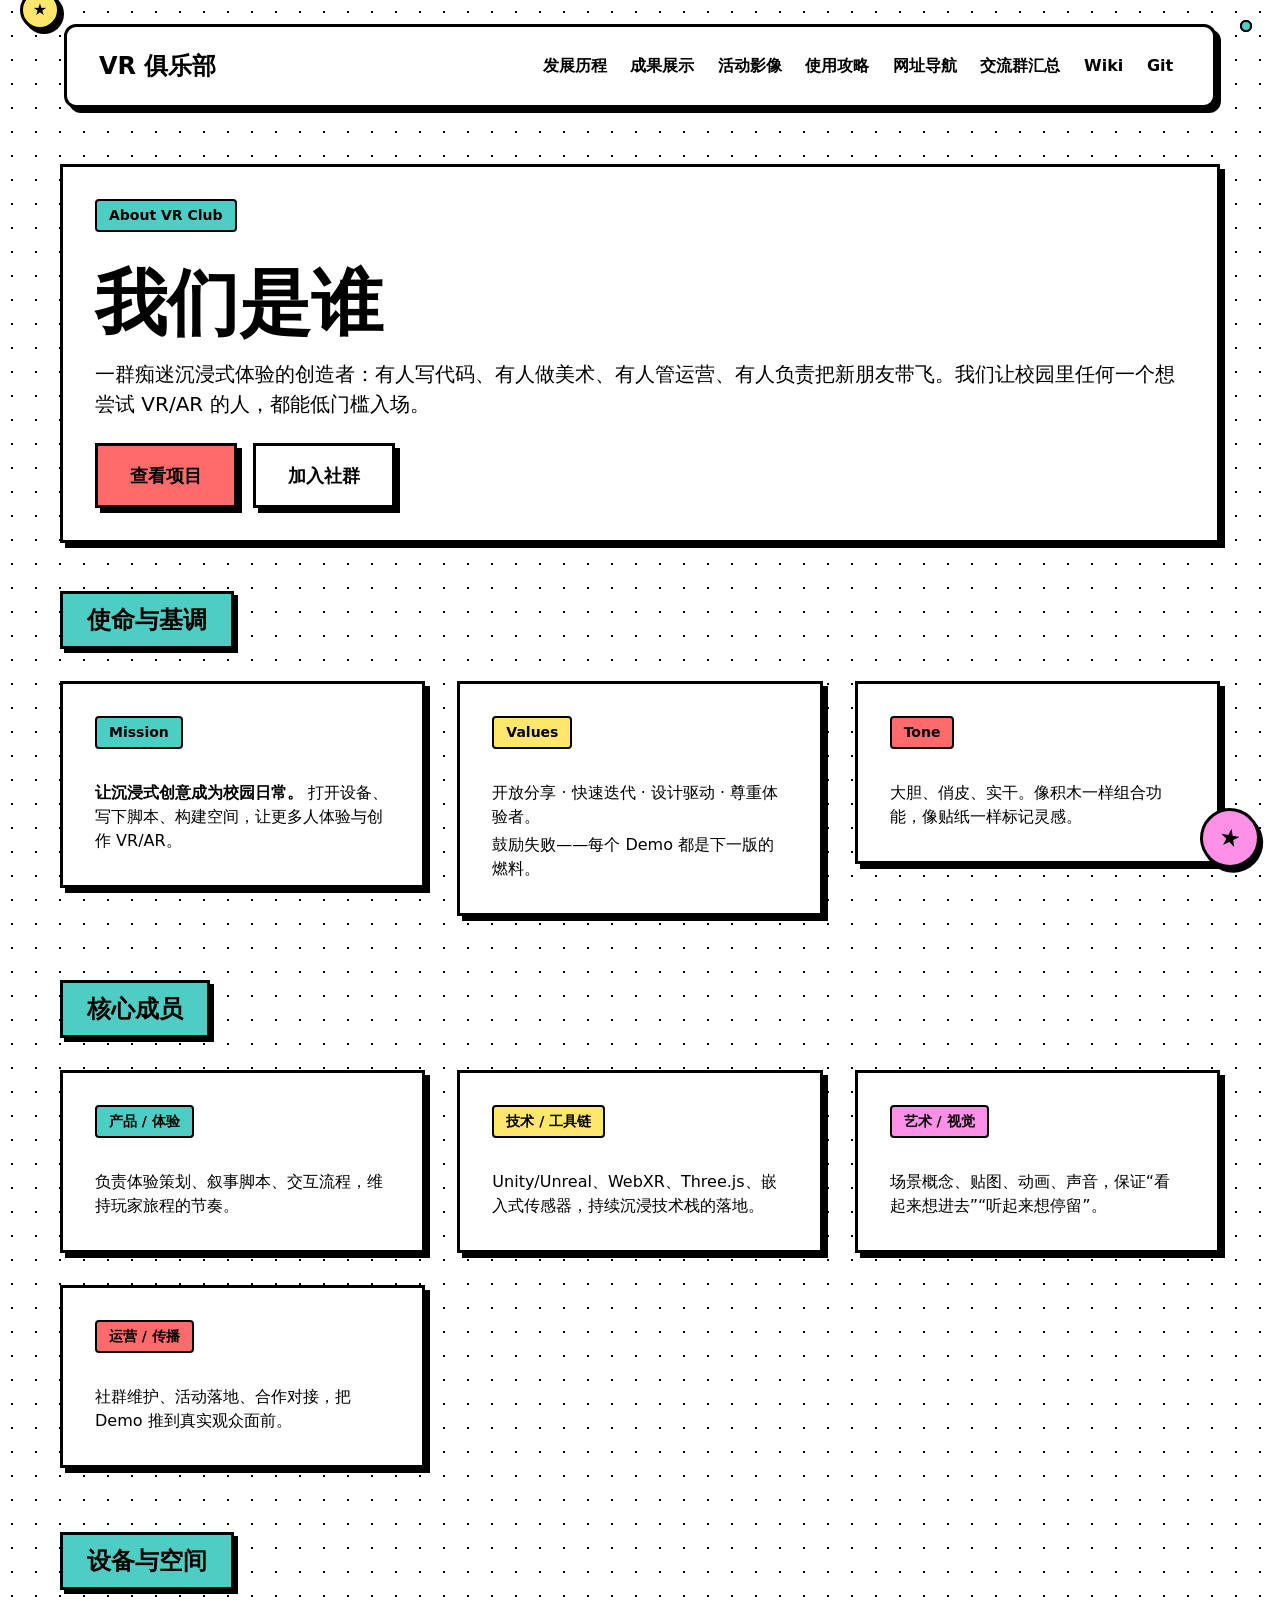
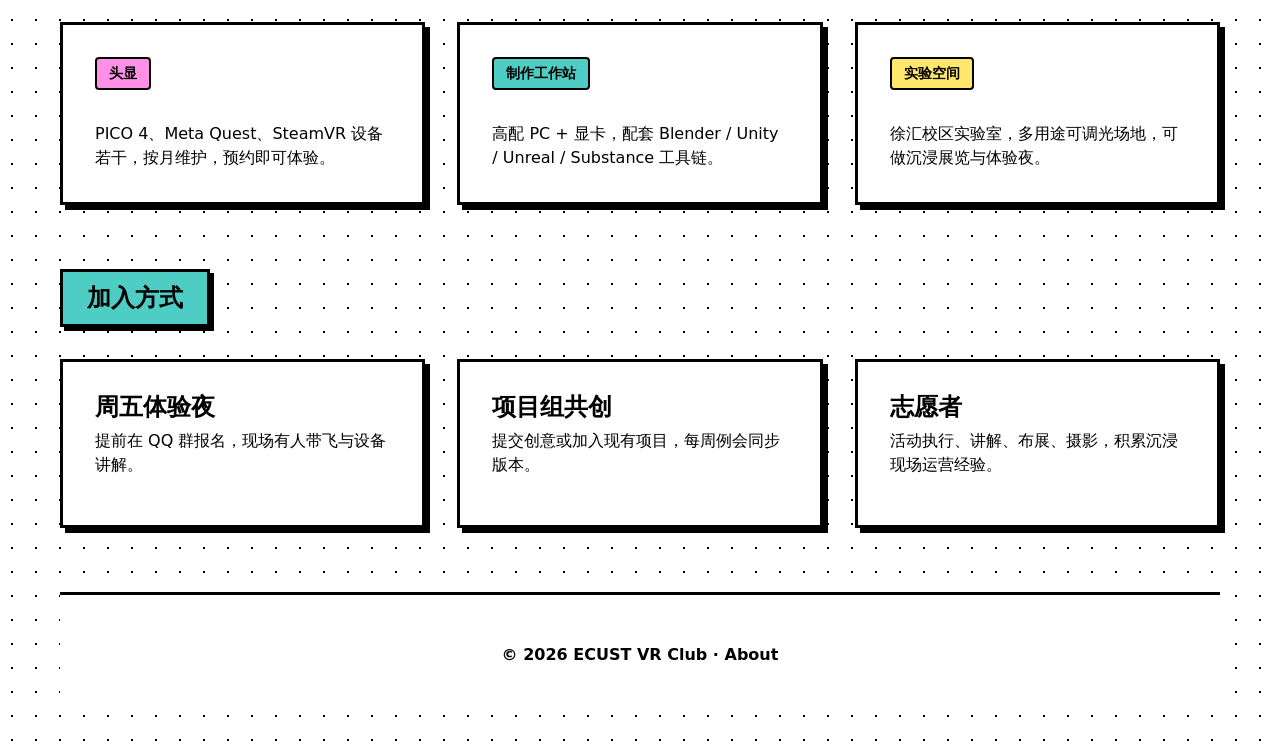
<file: about.html>
<!DOCTYPE html>
<html lang="zh-CN">
<head>
    <meta charset="UTF-8">
    <meta name="viewport" content="width=device-width, initial-scale=1.0">
    <title>社团简介 - VR俱乐部</title>
    <link rel="stylesheet" href="https://mirrors.sustech.edu.cn/cdnjs/ajax/libs/bootstrap/5.2.3/css/bootstrap.min.css">
    <link rel="stylesheet" href="css/brutal.css">
    <link rel="stylesheet" href="css/decorations.css">
</head>
<body>
    <nav class="nb-nav">
        <a class="navbar-brand" href="index.html">VR 俱乐部</a>
        <div class="d-flex flex-wrap gap-2">
            <a class="nav-link active d-none" href="about.html">社团简介</a>
            <a class="nav-link" href="history.html">发展历程</a>
            <a class="nav-link" href="cgzs.html">成果展示</a>
            <a class="nav-link" href="hdyx.html">活动影像</a>
            <a class="nav-link" href="notice.html">使用攻略</a>
            <a class="nav-link" href="dh.html">网址导航</a>
            <a class="nav-link" href="qq-groups.html">交流群汇总</a>
            <a class="nav-link" target="_blank" href="https://wiki.ecustvr.top/">Wiki</a>
            <a class="nav-link" target="_blank" href="http://git.ecustvr.top/">Git</a>
        </div>
    </nav>

    <div class="nb-shell">
        <header class="nb-card mb-5">
            <div class="nb-sticker-circle small yellow nb-float" style="top: -10px; left: 20px;">★</div>
            <span class="nb-chip nb-chip-blue">About VR Club</span>
            <div class="position-relative mt-3" style="z-index:2;">
                <h1>我们是谁</h1>
                <p class="fs-5">一群痴迷沉浸式体验的创造者：有人写代码、有人做美术、有人管运营、有人负责把新朋友带飞。我们让校园里任何一个想尝试 VR/AR 的人，都能低门槛入场。</p>
                <div class="d-flex flex-wrap gap-3 mt-4">
                    <a class="nb-btn primary" href="cgzs.html">查看项目</a>
                    <a class="nb-btn secondary" href="https://qm.qq.com/q/fnVh1usmPK" target="_blank">加入社群</a>
                </div>
            </div>
            <div class="nb-sticker sticker-2">★</div>
        </header>

        <div class="nb-section">
            <div class="nb-dots" style="position: absolute; right: 40px; top: 20px;">
                <div class="nb-dot yellow"></div>
                <div class="nb-dot pink"></div>
                <div class="nb-dot teal"></div>
            </div>
            <span class="nb-title">使命与基调</span>
            <div class="nb-grid">
                <div class="nb-card">
                    <div class="nb-chip nb-chip-blue">Mission</div>
                    <p class="mt-3 mb-0"><strong>让沉浸式创意成为校园日常。</strong> 打开设备、写下脚本、构建空间，让更多人体验与创作 VR/AR。</p>
                </div>
                <div class="nb-card">
                    <div class="nb-chip nb-chip-yellow">Values</div>
                    <p class="mt-3 mb-1">开放分享 · 快速迭代 · 设计驱动 · 尊重体验者。</p>
                    <p class="mb-0">鼓励失败——每个 Demo 都是下一版的燃料。</p>
                </div>
                <div class="nb-card">
                    <div class="nb-chip nb-chip-pink">Tone</div>
                    <p class="mt-3 mb-0">大胆、俏皮、实干。像积木一样组合功能，像贴纸一样标记灵感。</p>
                </div>
            </div>
        </div>

        <div class="nb-section">
            <span class="nb-title">核心成员</span>
            <div class="nb-grid">
                <div class="nb-card">
                    <div class="nb-chip nb-chip-blue">产品 / 体验</div>
                    <p class="mt-3 mb-0">负责体验策划、叙事脚本、交互流程，维持玩家旅程的节奏。</p>
                </div>
                <div class="nb-card">
                    <div class="nb-chip nb-chip-yellow">技术 / 工具链</div>
                    <p class="mt-3 mb-0">Unity/Unreal、WebXR、Three.js、嵌入式传感器，持续沉浸技术栈的落地。</p>
                </div>
                <div class="nb-card">
                    <div class="nb-chip nb-chip-green">艺术 / 视觉</div>
                    <p class="mt-3 mb-0">场景概念、贴图、动画、声音，保证“看起来想进去”“听起来想停留”。</p>
                </div>
                <div class="nb-card">
                    <div class="nb-chip nb-chip-pink">运营 / 传播</div>
                    <p class="mt-3 mb-0">社群维护、活动落地、合作对接，把 Demo 推到真实观众面前。</p>
                </div>
            </div>
        </div>

        <div class="nb-section">
            <span class="nb-title">设备与空间</span>
            <div class="nb-grid">
                <div class="nb-card">
                    <div class="nb-chip nb-chip-green">头显</div>
                    <p class="mt-3 mb-0">PICO 4、Meta Quest、SteamVR 设备若干，按月维护，预约即可体验。</p>
                </div>
                <div class="nb-card">
                    <div class="nb-chip nb-chip-blue">制作工作站</div>
                    <p class="mt-3 mb-0">高配 PC + 显卡，配套 Blender / Unity / Unreal / Substance 工具链。</p>
                </div>
                <div class="nb-card">
                    <div class="nb-chip nb-chip-yellow">实验空间</div>
                    <p class="mt-3 mb-0">徐汇校区实验室，多用途可调光场地，可做沉浸展览与体验夜。</p>
                </div>
            </div>
        </div>

        <div class="nb-section">
            <span class="nb-title">加入方式</span>
            <div class="nb-grid">
                <div class="nb-card nb-rotate">
                    <h4>周五体验夜</h4>
                    <p>提前在 QQ 群报名，现场有人带飞与设备讲解。</p>
                </div>
                <div class="nb-card nb-rotate">
                    <h4>项目组共创</h4>
                    <p>提交创意或加入现有项目，每周例会同步版本。</p>
                </div>
                <div class="nb-card nb-rotate">
                    <h4>志愿者</h4>
                    <p>活动执行、讲解、布展、摄影，积累沉浸现场运营经验。</p>
                </div>
            </div>
        </div>

        <div class="nb-foot" id="footer"></div>
    </div>

    <script>
        const year = new Date().getFullYear();
        const host = window.location.hostname;
        let footerContent = `© ${year} ECUST VR Club · About`;
        if (host === 'www.ecustvr.top') {
            footerContent += ` · <a href="https://beian.miit.gov.cn/" target="_blank">苏ICP备2023000758号-2</a> · <a href="https://www.beian.gov.cn/portal/registerSystemInfo?recordcode=31012102000135" target="_blank">沪公网安备31012102000135号</a> · <a href="https://cloud.tencent.com/product/teo" target="_blank">CDN by Tencent EdgeOne</a>`;
        }
        document.getElementById('footer').innerHTML = footerContent;
    </script>

    <script src="https://mirrors.sustech.edu.cn/cdnjs/ajax/libs/popper.js/2.10.2/umd/popper.min.js"></script>
    <script src="https://mirrors.sustech.edu.cn/cdnjs/ajax/libs/bootstrap/5.2.3/js/bootstrap.min.js"></script>
</body>
</html>
</file>
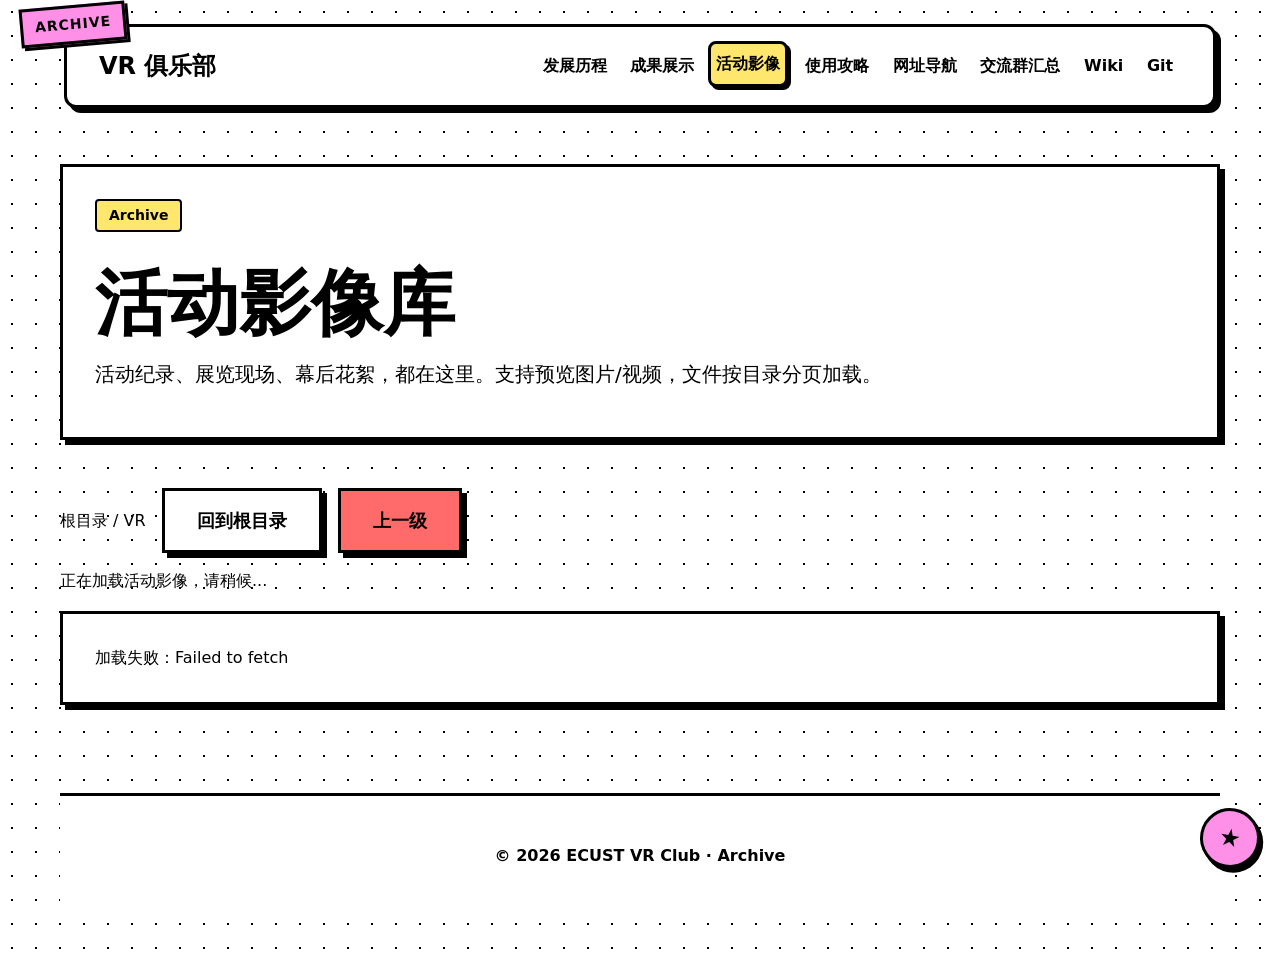
<file: hdyx.html>
<!DOCTYPE html>
<html lang="zh-CN">
<head>
    <meta charset="UTF-8">
    <meta name="viewport" content="width=device-width, initial-scale=1.0">
    <title>活动影像 - VR俱乐部</title>
    <link rel="stylesheet" href="https://mirrors.sustech.edu.cn/cdnjs/ajax/libs/bootstrap/5.2.3/css/bootstrap.min.css">
    <link rel="stylesheet" href="css/brutal.css">
    <link rel="stylesheet" href="css/decorations.css">
</head>
<body>
    <nav class="nb-nav">
        <a class="navbar-brand" href="index.html">VR 俱乐部</a>
        <div class="d-flex flex-wrap gap-2">
            <a class="nav-link d-none" href="about.html">社团简介</a>
            <a class="nav-link" href="history.html">发展历程</a>
            <a class="nav-link" href="cgzs.html">成果展示</a>
            <a class="nav-link active" href="hdyx.html">活动影像</a>
            <a class="nav-link" href="notice.html">使用攻略</a>
            <a class="nav-link" href="dh.html">网址导航</a>
            <a class="nav-link" href="qq-groups.html">交流群汇总</a>
            <a class="nav-link" target="_blank" href="https://wiki.ecustvr.top/">Wiki</a>
            <a class="nav-link" target="_blank" href="http://git.ecustvr.top/">Git</a>
        </div>
    </nav>

    <div class="nb-shell">
        <header class="nb-card mb-5">
            <div class="nb-sticker-tag pink" style="top: 5px; left: 20px; transform: rotate(-5deg);">ARCHIVE</div>
            <span class="nb-chip nb-chip-yellow">Archive</span>
            <div class="position-relative mt-3" style="z-index:2;">
                <h1>活动影像库</h1>
                <p class="fs-5">活动纪录、展览现场、幕后花絮，都在这里。支持预览图片/视频，文件按目录分页加载。</p>
            </div>
            <div class="nb-sticker sticker-2">★</div>
        </header>

        <div class="nb-section">
            <div class="d-flex flex-wrap align-items-center gap-3 mb-3">
                <span class="nb-breadcrumb" id="breadcrumb">活动影像</span>
                <button class="nb-btn secondary" onclick="resetPath()">回到根目录</button>
                <button class="nb-btn primary" onclick="goToParentFolder()">上一级</button>
            </div>
            <div id="loading-hint" class="nb-ghost">正在加载活动影像，请稍候...</div>
            <div id="file-container" class="nb-grid" style="margin-top:18px;">
                <!-- 动态加载 -->
            </div>
            <nav aria-label="文件导航" class="mt-4">
                <ul id="pagination" class="pagination justify-content-center"></ul>
            </nav>
        </div>

        <div class="nb-foot" id="footer"></div>
    </div>

    <script src="https://mirrors.sustech.edu.cn/cdnjs/ajax/libs/popper.js/2.10.2/umd/popper.min.js"></script>
    <script src="https://mirrors.sustech.edu.cn/cdnjs/ajax/libs/bootstrap/5.2.3/js/bootstrap.min.js"></script>
    <script>
        // Alist API配置
        const alistConfig = {
            baseUrl: 'https://ss.bestzyq.cn', // 替换为你的Alist服务器地址
            path: '/VR',                    // 替换为你的活动影像文件夹路径
            password: '',                        // 如果需要密码，请在这里填写
            perPage: 12                          // 每页显示的文件数量
        };

        // 当前页码
        let currentPage = 1;

        // 格式化文件大小
        function formatFileSize(bytes) {
            if (bytes === 0) return '0 B';
            const k = 1024;
            const sizes = ['B', 'KB', 'MB', 'GB', 'TB', 'PB', 'EB', 'ZB', 'YB'];
            const i = Math.floor(Math.log(bytes) / Math.log(k));
            return parseFloat((bytes / Math.pow(k, i)).toFixed(2)) + ' ' + sizes[i];
        }

        // 格式化日期
        function formatDate(timestamp) {
            const date = new Date(timestamp);
            return date.toLocaleString('zh-CN');
        }

        // 获取文件预览URL
        function getPreviewUrl(file) {
            return `${alistConfig.baseUrl}/d/Public${alistConfig.path}/${file.name}`;
        }

        // 获取文件缩略图URL和类型
        function getThumbnailInfo(file) {
            if (file.type === 1) {
                // 文件夹使用默认图标
                return {
                    url: 'https://mirrors.sustech.edu.cn/cdnjs/ajax/libs/bootstrap-icons/1.13.1/icons/folder.svg',
                    isIcon: true
                };
            }
            
            const ext = file.name.split('.').pop().toLowerCase();
            if (['jpg', 'jpeg', 'png', 'gif', 'webp'].includes(ext)) {
                return {
                    url: `${alistConfig.baseUrl}/d/Public${alistConfig.path}/${file.name}`,
                    isIcon: false
                };
            }
            
            // 根据文件类型返回相应的图标
            if (['mp4', 'webm', 'mkv', 'avi', 'mov'].includes(ext)) {
                return {
                    url: 'https://mirrors.sustech.edu.cn/cdnjs/ajax/libs/bootstrap-icons/1.13.1/icons/file-play.svg',
                    isIcon: true
                };
            }
            if (['mp3', 'wav', 'ogg', 'flac'].includes(ext)) {
                return {
                    url: 'https://mirrors.sustech.edu.cn/cdnjs/ajax/libs/bootstrap-icons/1.13.1/icons/file-music.svg',
                    isIcon: true
                };
            }
            if (ext === 'pdf') {
                return {
                    url: 'https://mirrors.sustech.edu.cn/cdnjs/ajax/libs/bootstrap-icons/1.13.1/icons/file-pdf.svg',
                    isIcon: true
                };
            }
            if (['doc', 'docx'].includes(ext)) {
                return {
                    url: 'https://mirrors.sustech.edu.cn/cdnjs/ajax/libs/bootstrap-icons/1.13.1/icons/file-word.svg',
                    isIcon: true
                };
            }
            if (['xls', 'xlsx'].includes(ext)) {
                return {
                    url: 'https://mirrors.sustech.edu.cn/cdnjs/ajax/libs/bootstrap-icons/1.13.1/icons/file-excel.svg',
                    isIcon: true
                };
            }
            if (['ppt', 'pptx'].includes(ext)) {
                return {
                    url: 'https://mirrors.sustech.edu.cn/cdnjs/ajax/libs/bootstrap-icons/1.13.1/icons/file-ppt.svg',
                    isIcon: true
                };
            }
            if (['zip', 'rar', '7z', 'tar', 'gz'].includes(ext)) {
                return {
                    url: 'https://mirrors.sustech.edu.cn/cdnjs/ajax/libs/bootstrap-icons/1.13.1/icons/file-zip.svg',
                    isIcon: true
                };
            }
            
            // 其他文件类型使用默认图标
            return {
                url: 'https://mirrors.sustech.edu.cn/cdnjs/ajax/libs/bootstrap-icons/1.13.1/icons/file.svg',
                isIcon: true
            };
        }

        // 加载文件列表
        function loadFiles(page = 1) {
            currentPage = page;
            const container = document.getElementById('file-container');
            container.innerHTML = '';
            document.getElementById('loading-hint').style.display = 'block';
            
            const apiUrl = `${alistConfig.baseUrl}/api/fs/list`;
            const requestData = {
                path: alistConfig.path,
                password: alistConfig.password,
                page: page,
                per_page: alistConfig.perPage,
                refresh: false
            };
            
            fetch(apiUrl, {
                method: 'POST',
                headers: {
                    'Content-Type': 'application/json'
                },
                body: JSON.stringify(requestData)
            })
            .then(response => response.json())
            .then(data => {
                if (data.code !== 200) {
                    container.innerHTML = `<div class="nb-card nb-shadow-sm">加载失败：${data.message}</div>`;
                    return;
                }
                
                if (data.data.content === null) {
                    container.innerHTML = '<div class="nb-card nb-shadow-sm">暂无活动影像</div>';
                    return;
                }
                
                data.data.content.forEach(file => {
                    const isFolder = file.type === 1;
                    const fileUrl = isFolder ? '#' : getPreviewUrl(file);
                    const thumbnailInfo = getThumbnailInfo(file);
                    const imgClass = thumbnailInfo.isIcon ? 'file-type-icon' : 'img-fluid';
                    const imgStyle = thumbnailInfo.isIcon ? '' : 'max-height: 100%; max-width: 100%; object-fit: contain;';
                    
                    const fileCard = document.createElement('a');
                    fileCard.className = 'nb-card nb-shadow-sm nb-rotate file-card';
                    fileCard.href = isFolder ? 'javascript:void(0)' : fileUrl;
                    fileCard.target = isFolder ? '_self' : '_blank';
                    if (isFolder) fileCard.onclick = () => loadSubfolder(file.name);
                    fileCard.innerHTML = `
                        <div style="height: 180px; display:flex; align-items:center; justify-content:center; background:#fdf7ff; border: var(--border) dashed var(--ink); border-radius: var(--radius-md); margin-bottom:12px;">
                            <img src="${thumbnailInfo.url}" class="${imgClass}" style="${imgStyle}" alt="${file.name}">
                        </div>
                        <h5 class="text-truncate mb-1">${file.name}</h5>
                        <p class="mb-0"><small>${isFolder ? '文件夹' : formatFileSize(file.size)} · ${formatDate(file.modified)}</small></p>
                    `;
                    container.appendChild(fileCard);
                });
                
                // 更新分页
                updatePagination(data.data.total, page, alistConfig.perPage);
                
                // 移除加载提示
                document.getElementById('loading-hint').style.display = 'none';
            })
            .catch(error => {
                console.error('Error:', error);
                container.innerHTML = `<div class="nb-card nb-shadow-sm">加载失败：${error.message}</div>`;
            });
        }

        // 加载子文件夹
        function loadSubfolder(folderName) {
            alistConfig.path = `${alistConfig.path}/${folderName}`;
            loadFiles(1);
            
            // 更新面包屑导航
            updateBreadcrumb();
        }

        // 返回上级目录
        function goToParentFolder() {
            const pathParts = alistConfig.path.split('/').filter(p => p);
            pathParts.pop();
            alistConfig.path = '/' + pathParts.join('/');
            loadFiles(1);
            
            // 更新面包屑导航
            updateBreadcrumb();
        }

        // 更新面包屑导航
        function updateBreadcrumb() {
            const breadcrumbContainer = document.getElementById('breadcrumb');
            if (!breadcrumbContainer) return;
            
            const pathParts = alistConfig.path.split('/').filter(p => p);
            let html = '根目录';
            
            let currentPath = '';
            pathParts.forEach((part, index) => {
                currentPath += '/' + part;
                if (index === pathParts.length - 1) {
                    html += ` / ${part}`;
                } else {
                    html += ` / <a href="#" onclick="goToPath('${currentPath}'); return false;">${part}</a>`;
                }
            });
            
            breadcrumbContainer.innerHTML = html;
        }

        // 重置路径到根目录
        function resetPath() {
            alistConfig.path = '/VR';
            loadFiles(1);
            updateBreadcrumb();
        }

        // 跳转到指定路径
        function goToPath(path) {
            alistConfig.path = path;
            loadFiles(1);
            updateBreadcrumb();
        }

        // 更新分页
        function updatePagination(total, currentPage, perPage) {
            const pagination = document.getElementById('pagination');
            const totalPages = Math.ceil(total / perPage);
            
            if (totalPages <= 1) {
                pagination.innerHTML = '';
                return;
            }
            
            let html = '';
            
            // 上一页按钮
            html += `
                <li class="page-item ${currentPage === 1 ? 'disabled' : ''}">
                    <a class="page-link" href="#" onclick="loadFiles(${currentPage - 1}); return false;" aria-label="上一页">
                        <span aria-hidden="true">&laquo;</span>
                    </a>
                </li>
            `;
            
            // 页码按钮
            const maxVisiblePages = 5;
            let startPage = Math.max(1, currentPage - Math.floor(maxVisiblePages / 2));
            let endPage = Math.min(totalPages, startPage + maxVisiblePages - 1);
            
            if (endPage - startPage + 1 < maxVisiblePages) {
                startPage = Math.max(1, endPage - maxVisiblePages + 1);
            }
            
            if (startPage > 1) {
                html += `
                    <li class="page-item">
                        <a class="page-link" href="#" onclick="loadFiles(1); return false;">1</a>
                    </li>
                `;
                
                if (startPage > 2) {
                    html += '<li class="page-item disabled"><span class="page-link">...</span></li>';
                }
            }
            
            for (let i = startPage; i <= endPage; i++) {
                html += `
                    <li class="page-item ${i === currentPage ? 'active' : ''}">
                        <a class="page-link" href="#" onclick="loadFiles(${i}); return false;">${i}</a>
                    </li>
                `;
            }
            
            if (endPage < totalPages) {
                if (endPage < totalPages - 1) {
                    html += '<li class="page-item disabled"><span class="page-link">...</span></li>';
                }
                
                html += `
                    <li class="page-item">
                        <a class="page-link" href="#" onclick="loadFiles(${totalPages}); return false;">${totalPages}</a>
                    </li>
                `;
            }
            
            // 下一页按钮
            html += `
                <li class="page-item ${currentPage === totalPages ? 'disabled' : ''}">
                    <a class="page-link" href="#" onclick="loadFiles(${currentPage + 1}); return false;" aria-label="下一页">
                        <span aria-hidden="true">&raquo;</span>
                    </a>
                </li>
            `;
            
            pagination.innerHTML = html;
        }

        // 页面加载完成后执行
        document.addEventListener('DOMContentLoaded', function() {
            // 添加Bootstrap图标
            const link = document.createElement('link');
            link.rel = 'stylesheet';
            link.href = 'https://mirrors.sustech.edu.cn/cdnjs/ajax/libs/bootstrap-icons/1.13.1/font/bootstrap-icons.min.css';
            document.head.appendChild(link);
            
            updateBreadcrumb();
            loadFiles();
        });

        const year = new Date().getFullYear();
        const host = window.location.hostname;
        let footerContent = `© ${year} ECUST VR Club · Archive`;
        if (host === 'www.ecustvr.top') {
            footerContent += ` · <a href="https://beian.miit.gov.cn/" target="_blank">苏ICP备2023000758号-2</a> · <a href="https://www.beian.gov.cn/portal/registerSystemInfo?recordcode=31012102000135" target="_blank">沪公网安备31012102000135号</a> · <a href="https://cloud.tencent.com/product/teo" target="_blank">CDN by Tencent EdgeOne</a>`;
        }
        document.getElementById('footer').innerHTML = footerContent;
    </script>
</body>
</html>
</file>
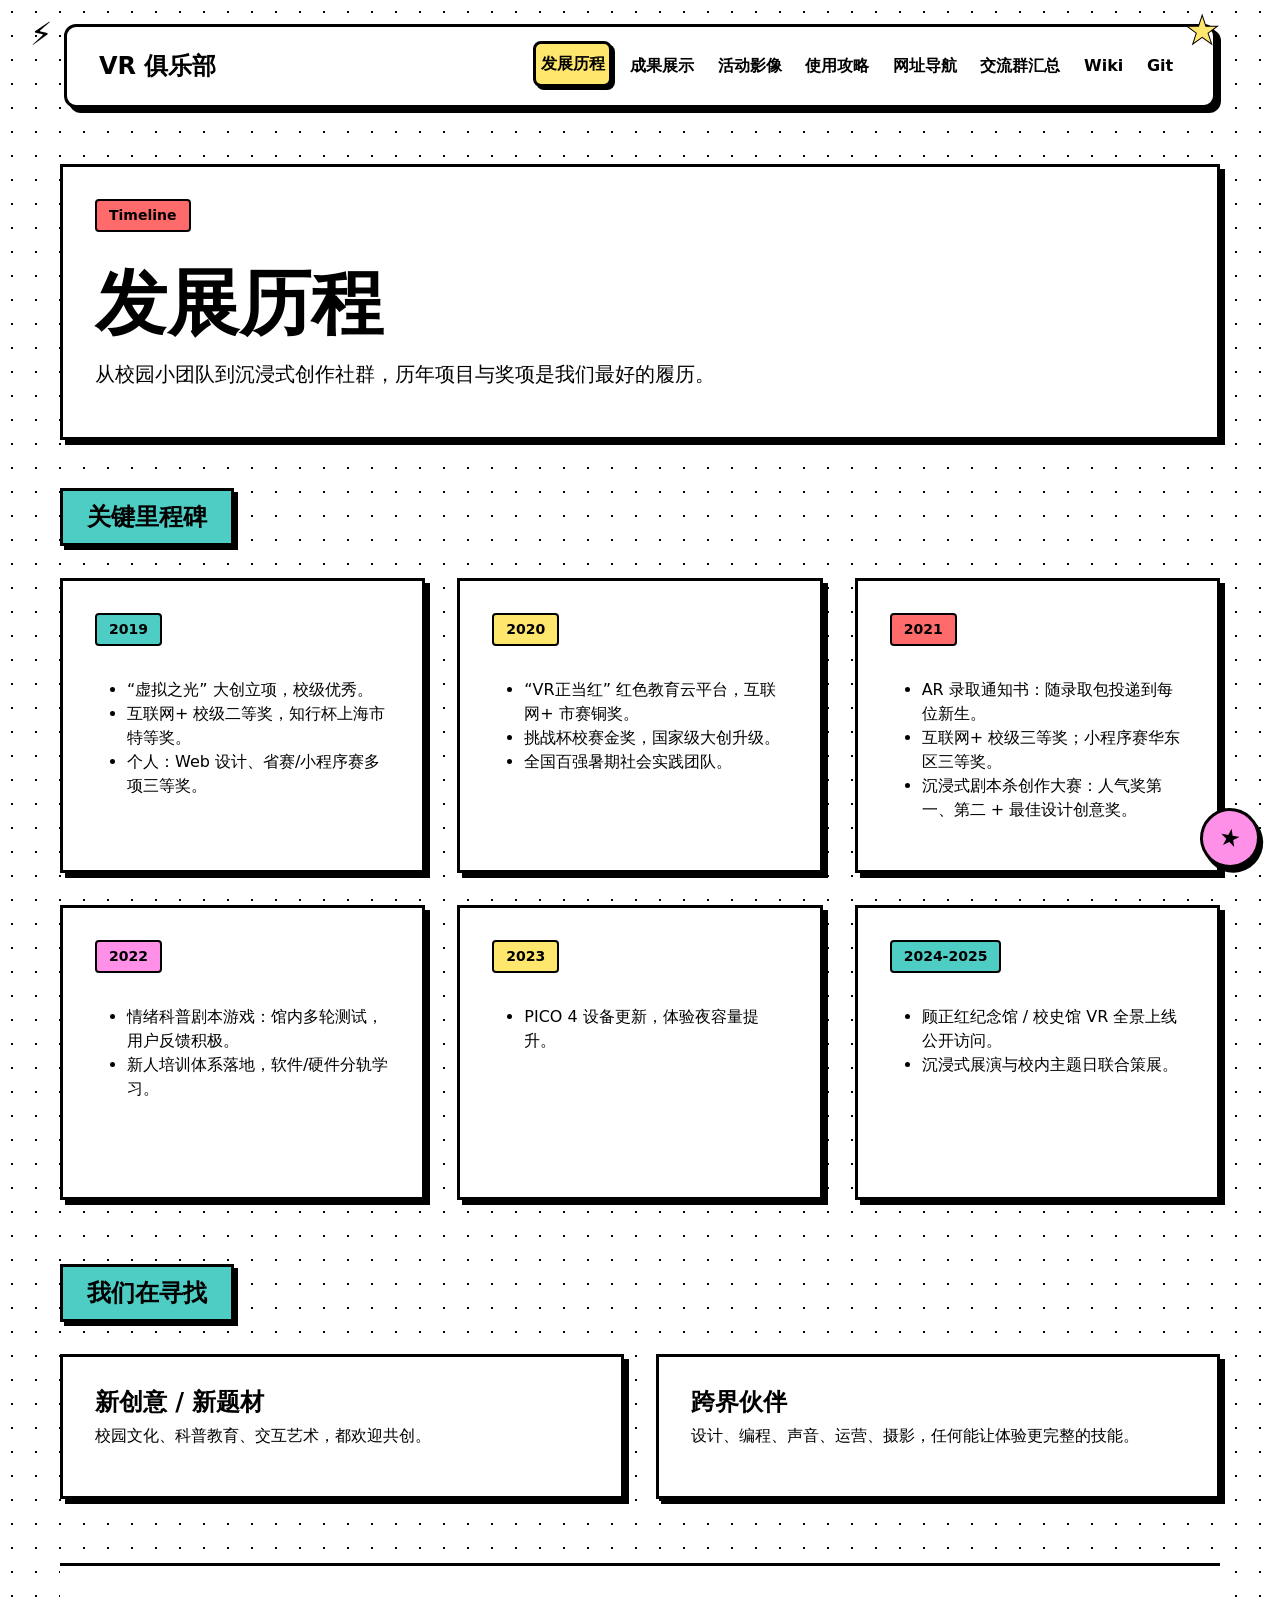
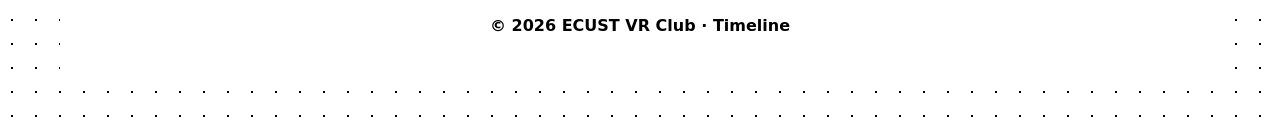
<file: history.html>
<!DOCTYPE html>
<html lang="zh-CN">
<head>
    <meta charset="UTF-8">
    <meta name="viewport" content="width=device-width, initial-scale=1.0">
    <title>发展历程 - VR俱乐部</title>
    <link rel="stylesheet" href="https://mirrors.sustech.edu.cn/cdnjs/ajax/libs/bootstrap/5.2.3/css/bootstrap.min.css">
    <link rel="stylesheet" href="css/brutal.css">
    <link rel="stylesheet" href="css/decorations.css">
</head>
<body>
    <nav class="nb-nav">
        <a class="navbar-brand" href="index.html">VR 俱乐部</a>
        <div class="d-flex flex-wrap gap-2">
            <a class="nav-link d-none" href="about.html">社团简介</a>
            <a class="nav-link active" href="history.html">发展历程</a>
            <a class="nav-link" href="cgzs.html">成果展示</a>
            <a class="nav-link" href="hdyx.html">活动影像</a>
            <a class="nav-link" href="notice.html">使用攻略</a>
            <a class="nav-link" href="dh.html">网址导航</a>
            <a class="nav-link" href="qq-groups.html">交流群汇总</a>
            <a class="nav-link" target="_blank" href="https://wiki.ecustvr.top/">Wiki</a>
            <a class="nav-link" target="_blank" href="http://git.ecustvr.top/">Git</a>
        </div>
    </nav>

    <div class="nb-shell">
        <header class="nb-card mb-5">
            <div class="nb-bolt nb-pulse" style="position: absolute; top: 10px; left: 30px;"></div>
            <span class="nb-chip nb-chip-pink">Timeline</span>
            <div class="position-relative mt-3" style="z-index:2;">
                <h1>发展历程</h1>
                <p class="fs-5">从校园小团队到沉浸式创作社群，历年项目与奖项是我们最好的履历。</p>
            </div>
            <div class="nb-sticker sticker-2">★</div>
        </header>

        <div class="nb-section">
            <div class="nb-star large yellow nb-wiggle" style="position: absolute; right: 60px; top: 0;"></div>
            <span class="nb-title">关键里程碑</span>
            <div class="nb-grid nb-grid-equal-height">
                <div class="nb-card">
                    <div class="nb-chip nb-chip-blue">2019</div>
                    <ul class="nb-list mt-3">
                        <li>“虚拟之光” 大创立项，校级优秀。</li>
                        <li>互联网+ 校级二等奖，知行杯上海市特等奖。</li>
                        <li>个人：Web 设计、省赛/小程序赛多项三等奖。</li>
                    </ul>
                </div>
                <div class="nb-card">
                    <div class="nb-chip nb-chip-yellow">2020</div>
                    <ul class="nb-list mt-3">
                        <li>“VR正当红” 红色教育云平台，互联网+ 市赛铜奖。</li>
                        <li>挑战杯校赛金奖，国家级大创升级。</li>
                        <li>全国百强暑期社会实践团队。</li>
                    </ul>
                </div>
                <div class="nb-card">
                    <div class="nb-chip nb-chip-pink">2021</div>
                    <ul class="nb-list mt-3">
                        <li>AR 录取通知书：随录取包投递到每位新生。</li>
                        <li>互联网+ 校级三等奖；小程序赛华东区三等奖。</li>
                        <li>沉浸式剧本杀创作大赛：人气奖第一、第二 + 最佳设计创意奖。</li>
                    </ul>
                </div>
                <div class="nb-card">
                    <div class="nb-chip nb-chip-green">2022</div>
                    <ul class="nb-list mt-3">
                        <li>情绪科普剧本游戏：馆内多轮测试，用户反馈积极。</li>
                        <li>新人培训体系落地，软件/硬件分轨学习。</li>
                    </ul>
                </div>
                <div class="nb-card">
                    <div class="nb-chip nb-chip-yellow">2023</div>
                    <ul class="nb-list mt-3">
                        <li>PICO 4 设备更新，体验夜容量提升。</li>
                    </ul>
                </div>
                <div class="nb-card">
                    <div class="nb-chip nb-chip-blue">2024-2025</div>
                    <ul class="nb-list mt-3">
                        <li>顾正红纪念馆 / 校史馆 VR 全景上线公开访问。</li>
                        <li>沉浸式展演与校内主题日联合策展。</li>
                    </ul>
                </div>
            </div>
        </div>

        <div class="nb-section">
            <span class="nb-title">我们在寻找</span>
            <div class="nb-grid">
                <div class="nb-card nb-rotate">
                    <h4>新创意 / 新题材</h4>
                    <p>校园文化、科普教育、交互艺术，都欢迎共创。</p>
                </div>
                <div class="nb-card nb-rotate">
                    <h4>跨界伙伴</h4>
                    <p>设计、编程、声音、运营、摄影，任何能让体验更完整的技能。</p>
                </div>
            </div>
        </div>

        <div class="nb-foot" id="footer"></div>
    </div>

    <script>
        const year = new Date().getFullYear();
        const host = window.location.hostname;
        let footerContent = `© ${year} ECUST VR Club · Timeline`;
        if (host === 'www.ecustvr.top') {
            footerContent += ` · <a href="https://beian.miit.gov.cn/" target="_blank">苏ICP备2023000758号-2</a> · <a href="https://www.beian.gov.cn/portal/registerSystemInfo?recordcode=31012102000135" target="_blank">沪公网安备31012102000135号</a> · <a href="https://cloud.tencent.com/product/teo" target="_blank">CDN by Tencent EdgeOne</a>`;
        }
        document.getElementById('footer').innerHTML = footerContent;
    </script>

    <script src="https://mirrors.sustech.edu.cn/cdnjs/ajax/libs/popper.js/2.10.2/umd/popper.min.js"></script>
    <script src="https://mirrors.sustech.edu.cn/cdnjs/ajax/libs/bootstrap/5.2.3/js/bootstrap.min.js"></script>
</body>
</html>
</file>
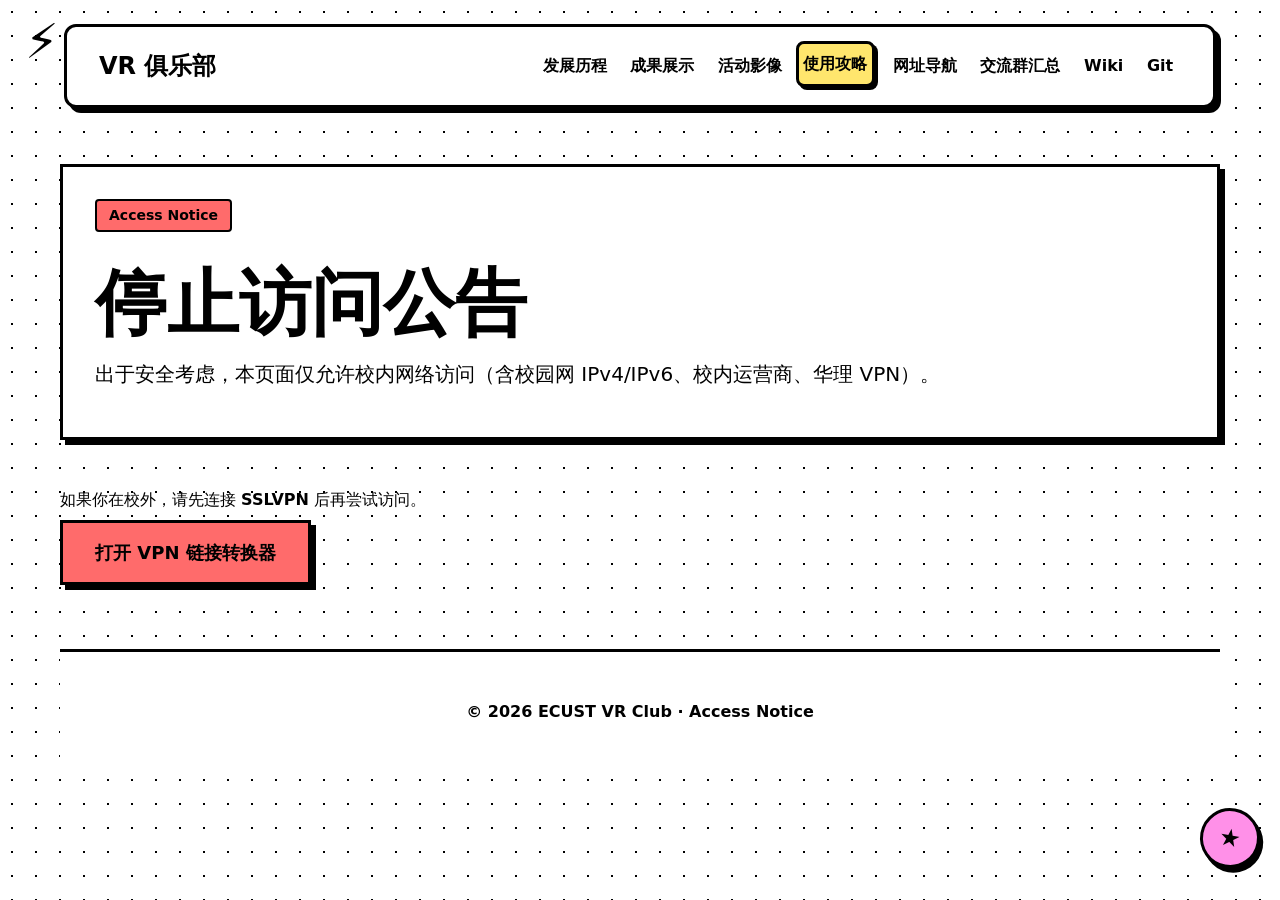
<file: notice.html>
<!DOCTYPE html>
<html lang="zh-CN">
<head>
    <meta charset="UTF-8">
    <meta name="viewport" content="width=device-width, initial-scale=1.0">
    <title>停止访问公告 - VR俱乐部</title>
    <link rel="stylesheet" href="https://mirrors.sustech.edu.cn/cdnjs/ajax/libs/bootstrap/5.2.3/css/bootstrap.min.css">
    <link rel="stylesheet" href="css/brutal.css">
    <link rel="stylesheet" href="css/decorations.css">
</head>
<body>
    <nav class="nb-nav">
        <a class="navbar-brand" href="index.html">VR 俱乐部</a>
        <div class="d-flex flex-wrap gap-2">
            <a class="nav-link d-none" href="about.html">社团简介</a>
            <a class="nav-link" href="history.html">发展历程</a>
            <a class="nav-link" href="cgzs.html">成果展示</a>
            <a class="nav-link" href="hdyx.html">活动影像</a>
            <a class="nav-link active" href="notice.html">使用攻略</a>
            <a class="nav-link" href="dh.html">网址导航</a>
            <a class="nav-link" href="qq-groups.html">交流群汇总</a>
            <a class="nav-link" target="_blank" href="https://wiki.ecustvr.top/">Wiki</a>
            <a class="nav-link" target="_blank" href="http://git.ecustvr.top/">Git</a>
        </div>
    </nav>

    <div class="nb-shell">
        <header class="nb-card mb-5">
            <div class="nb-bolt large" style="position: absolute; top: 5px; left: 25px;"></div>
            <span class="nb-chip nb-chip-pink">Access Notice</span>
            <div class="position-relative mt-3" style="z-index:2;">
                <h1>停止访问公告</h1>
                <p class="fs-5">出于安全考虑，本页面仅允许校内网络访问（含校园网 IPv4/IPv6、校内运营商、华理 VPN）。</p>
            </div>
            <div class="nb-sticker sticker-2">★</div>
        </header>

        <div class="nb-section">
            <div class="nb-form-card">
                <p class="mb-2">如果你在校外，请先连接 <strong>SSLVPN</strong> 后再尝试访问。</p>
                <a class="nb-btn primary" href="/vpn.html">打开 VPN 链接转换器</a>
            </div>
        </div>

        <div class="nb-foot" id="footer"></div>
    </div>

    <script>
        const year = new Date().getFullYear();
        const host = window.location.hostname;
        let footerContent = `© ${year} ECUST VR Club · Access Notice`;
        if (host === 'www.ecustvr.top') {
            footerContent += ` · <a href="https://beian.miit.gov.cn/" target="_blank">苏ICP备2023000758号-2</a> · <a href="https://www.beian.gov.cn/portal/registerSystemInfo?recordcode=31012102000135" target="_blank">沪公网安备31012102000135号</a> · <a href="https://cloud.tencent.com/product/teo" target="_blank">CDN by Tencent EdgeOne</a>`;
        }
        document.getElementById('footer').innerHTML = footerContent;
    </script>
    <script src="https://mirrors.sustech.edu.cn/cdnjs/ajax/libs/popper.js/2.10.2/umd/popper.min.js"></script>
    <script src="https://mirrors.sustech.edu.cn/cdnjs/ajax/libs/bootstrap/5.2.3/js/bootstrap.min.js"></script>
</body>
</html>
</file>
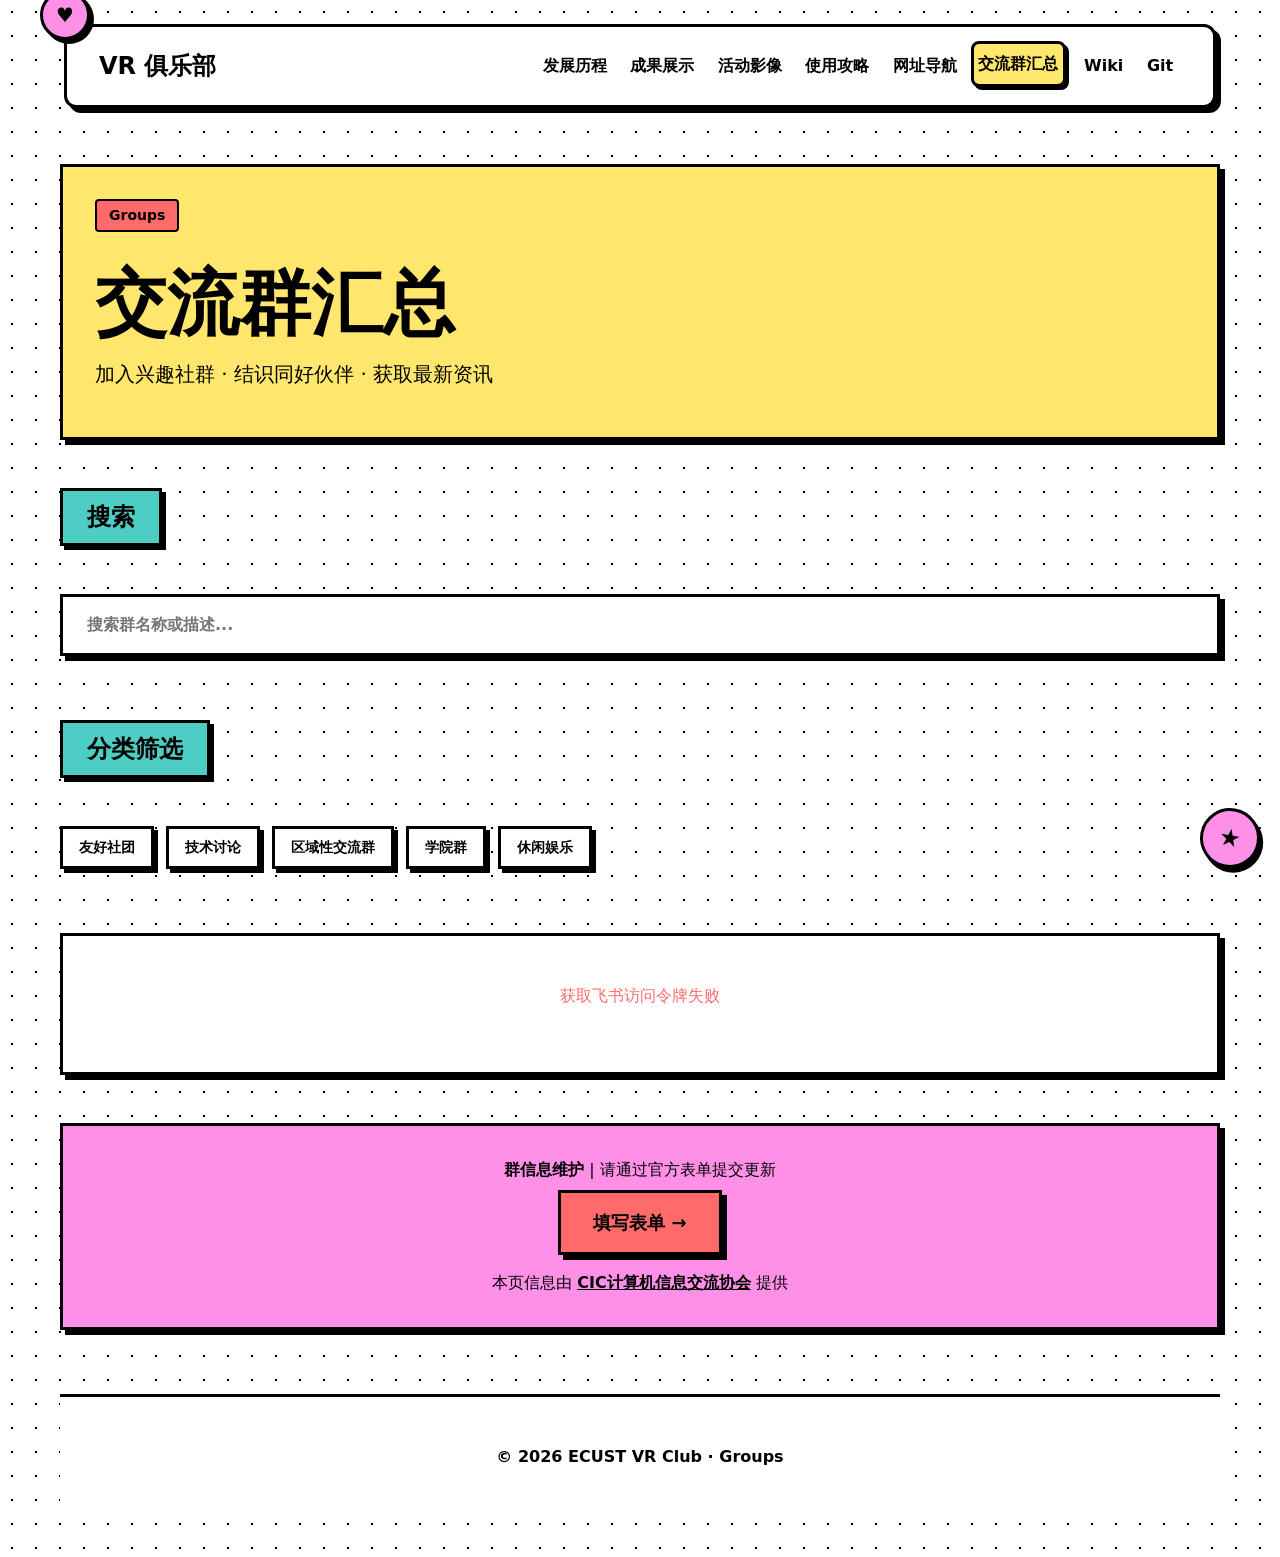
<file: qq-groups.html>
<!DOCTYPE html>
<html lang="zh-CN">
<head>
    <meta charset="UTF-8">
    <meta name="viewport" content="width=device-width, initial-scale=1.0">
    <title>交流群汇总 - VR俱乐部</title>
    <link rel="stylesheet" href="https://mirrors.sustech.edu.cn/cdnjs/ajax/libs/bootstrap/5.2.3/css/bootstrap.min.css">
    <link rel="stylesheet" href="css/brutal.css">
    <link rel="stylesheet" href="css/decorations.css">
</head>
<body>
    <nav class="nb-nav">
        <a class="navbar-brand" href="index.html">VR 俱乐部</a>
        <div class="d-flex flex-wrap gap-2">
            <a class="nav-link d-none" href="about.html">社团简介</a>
            <a class="nav-link" href="history.html">发展历程</a>
            <a class="nav-link" href="cgzs.html">成果展示</a>
            <a class="nav-link" href="hdyx.html">活动影像</a>
            <a class="nav-link" href="notice.html">使用攻略</a>
            <a class="nav-link" href="dh.html">网址导航</a>
            <a class="nav-link active" href="qq-groups.html">交流群汇总</a>
            <a class="nav-link" target="_blank" href="https://wiki.ecustvr.top/">Wiki</a>
            <a class="nav-link" target="_blank" href="http://git.ecustvr.top/">Git</a>
        </div>
    </nav>

    <div class="nb-shell">
        <header class="nb-card mb-5" style="background-color: var(--accent-yellow);">
            <div class="nb-sticker-circle pink nb-pulse" style="top: -10px; left: 40px;">♥</div>
            <span class="nb-chip nb-chip-pink">Groups</span>
            <div class="position-relative mt-3" style="z-index:2;">
                <h1>交流群汇总</h1>
                <p class="fs-5">加入兴趣社群 · 结识同好伙伴 · 获取最新资讯</p>
            </div>
            <div class="nb-sticker sticker-2">★</div>
        </header>

        <div class="nb-section">
            <span class="nb-title">搜索</span>
            <input type="text" id="searchInput" class="nb-input" placeholder="搜索群名称或描述...">
        </div>

        <div class="nb-section">
            <span class="nb-title">分类筛选</span>
            <div class="nb-filter-tags" id="filterTags"></div>
        </div>

        <div id="loadingState" class="nb-card" style="text-align: center; padding: 3rem;">
            <p>正在加载群组信息...</p>
        </div>

        <div id="groupsSection" style="display: none;"></div>

        <div id="noResults" class="nb-card" style="display: none; text-align: center; padding: 3rem;">
            <h3>未找到匹配的交流群</h3>
            <p>尝试调整搜索关键词或筛选条件</p>
        </div>

        <div class="nb-card mt-5" style="text-align: center; background: var(--accent-pink);">
            <p class="mb-2"><strong>群信息维护</strong> | 请通过官方表单提交更新</p>
            <a href="https://ecustcic.feishu.cn/share/base/form/shrcn5SJVIvKbkfDZxQsn0djtng" target="_blank" class="nb-btn primary">填写表单 →</a>
            <p class="mt-3 mb-0">本页信息由 <a href="https://www.ecustcic.com/" target="_blank" style="color: var(--ink); font-weight: 700;">CIC计算机信息交流协会</a> 提供</p>
        </div>

        <div id="copyNotification" class="nb-toast">已复制群号 <span id="copiedNumber"></span></div>
        <div class="nb-foot" id="footer"></div>
    </div>

    <script>
        const state = {
            searchQuery: '',
            selectedCategories: [],
            loading: true,
            categories: [
                { id: 'social', name: '友好社团' },
                { id: 'tech', name: '技术讨论' },
                { id: 'area', name: '区域性交流群' },
                { id: 'school', name: '学院群' },
                { id: 'game', name: '休闲娱乐' }
            ],
            groups: [],
            appId: 'cli_a8f1d48265fc500e',
            appSecret: 'u2NfRSgPlrI4KUhba3389eyj3LSa4aGR',
            accessToken: null
        };

        const elements = {
            searchInput: document.getElementById('searchInput'),
            filterTags: document.getElementById('filterTags'),
            loadingState: document.getElementById('loadingState'),
            groupsSection: document.getElementById('groupsSection'),
            noResults: document.getElementById('noResults'),
            copyNotification: document.getElementById('copyNotification'),
            copiedNumber: document.getElementById('copiedNumber')
        };

        function init() {
            renderCategoryTags();
            addEventListeners();
            fetchGroupsFromFeishu();
        }

        function renderCategoryTags() {
            state.categories.forEach(category => {
                const button = document.createElement('button');
                button.className = 'nb-filter-btn';
                button.dataset.categoryId = category.id;
                button.textContent = category.name;
                button.addEventListener('click', () => toggleCategory(category.id));
                elements.filterTags.appendChild(button);
            });
        }

        function addEventListeners() {
            elements.searchInput.addEventListener('input', () => {
                state.searchQuery = elements.searchInput.value;
                renderGroups();
            });
        }

        function toggleCategory(categoryId) {
            const index = state.selectedCategories.indexOf(categoryId);
            if (index === -1) state.selectedCategories.push(categoryId);
            else state.selectedCategories.splice(index, 1);
            updateCategoryButtons();
            renderGroups();
        }

        function updateCategoryButtons() {
            const buttons = elements.filterTags.querySelectorAll('button');
            buttons.forEach(button => {
                const categoryId = button.dataset.categoryId;
                if (state.selectedCategories.includes(categoryId)) {
                    button.classList.add('active');
                } else {
                    button.classList.remove('active');
                }
            });
        }

        async function getTenantAccessToken() {
            try {
                const response = await fetch('https://feishuapi.bestzyq.cn/open-apis/auth/v3/tenant_access_token/internal', {
                    method: 'POST',
                    headers: { 'Content-Type': 'application/json' },
                    body: JSON.stringify({ app_id: state.appId, app_secret: state.appSecret })
                });
                const data = await response.json();
                if (data.code === 0) {
                    state.accessToken = data.tenant_access_token;
                    return data.tenant_access_token;
                }
                console.error('获取飞书访问令牌失败:', data);
                return null;
            } catch (error) {
                console.error('获取飞书访问令牌出错:', error);
                return null;
            }
        }

        async function fetchGroupsFromFeishu() {
            state.loading = true;
            let allGroups = [];
            let pageToken = null;
            let hasMore = true;
            try {
                const token = await getTenantAccessToken();
                if (!token) {
                    state.loading = false;
                    showError('获取飞书访问令牌失败');
                    return;
                }
                while (hasMore) {
                    let url = 'https://feishuapi.bestzyq.cn/open-apis/bitable/v1/apps/Y9HBbtQoxawALxs3XK8cOY9pn8g/tables/tblVq51wR2ZPVax4/records/search?page_size=100';
                    if (pageToken) url += `&page_token=${pageToken}`;
                    const response = await fetch(url, {
                        method: 'POST',
                        headers: { 'Authorization': `Bearer ${token}`, 'Content-Type': 'application/json' },
                        body: JSON.stringify({
                            sort: [{ field_name: '类别', desc: false }],
                            filter: { conjunction: 'and', conditions: [{ field_name: '是否可信', operator: 'is', value: ['true'] }] }
                        })
                    });
                    const data = await response.json();
                    if (data.code === 0) {
                        const pageGroups = data.data.items.map(item => {
                            const groupId = item.fields['QQ群号'];
                            const urlLink = (item.fields['加群链接'] && item.fields['加群链接'].link) || null;
                            let description = '暂无描述';
                            if (item.fields['描述'] && Array.isArray(item.fields['描述']) && item.fields['描述'].length > 0) {
                                description = item.fields['描述'].filter(desc => desc.type === 'text').map(desc => desc.text).join('');
                            }
                            let groupName = `群组(${groupId})`;
                            let apiSuccess = false;
                            if (item.fields['群名称'] && Array.isArray(item.fields['群名称']) && item.fields['群名称'].length > 0) {
                                const nameText = item.fields['群名称'].filter(name => name.type === 'text').map(name => name.text).join('');
                                if (nameText) { groupName = nameText; apiSuccess = true; }
                            }
                            let memberCount = 0;
                            let maxMemberCount = 0;
                            if (item.fields['群人数'] && Array.isArray(item.fields['群人数']) && item.fields['群人数'].length > 0) {
                                const countText = item.fields['群人数'].filter(count => count.type === 'text').map(count => count.text).join('');
                                if (countText) {
                                    const countMatch = countText.match(/\s*(\d+)\s*\/\s*(\d+)\s*/);
                                    if (countMatch) {
                                        memberCount = parseInt(countMatch[1], 10);
                                        maxMemberCount = parseInt(countMatch[2], 10);
                                        apiSuccess = apiSuccess && true;
                                    } else { apiSuccess = false; }
                                } else { apiSuccess = false; }
                            } else { apiSuccess = false; }
                            return {
                                group_id: String(groupId),
                                group_name: groupName,
                                description,
                                category: mapCategoryFromFeishu(item.fields['类别']),
                                url: urlLink,
                                api_success: apiSuccess,
                                member_count: memberCount,
                                max_member_count: maxMemberCount
                            };
                        });
                        allGroups = [...allGroups, ...pageGroups];
                        hasMore = data.data.has_more;
                        pageToken = data.data.page_token;
                        if (!hasMore || !pageToken) break;
                    } else {
                        console.error('获取飞书数据失败:', data);
                        hasMore = false;
                    }
                }
                state.groups = allGroups;
                state.loading = false;
                renderGroups();
            } catch (error) {
                console.error('获取群组信息出错:', error);
                state.loading = false;
                showError('获取群组信息失败');
            }
        }

        function mapCategoryFromFeishu(feishuCategory) {
            const categoryMap = {
                '学习交流': 'social',
                '休闲娱乐': 'game',
                '技术讨论': 'tech',
                '友好社团': 'social',
                '区域性交流群': 'area',
                '学院群': 'school'
            };
            return categoryMap[feishuCategory] || 'social';
        }

        function getFilteredGroups() {
            return state.groups.filter(group => {
                const searchMatch = group.group_name.toLowerCase().includes(state.searchQuery.toLowerCase()) ||
                    group.description.toLowerCase().includes(state.searchQuery.toLowerCase());
                const categoryMatch = state.selectedCategories.length === 0 || state.selectedCategories.includes(group.category);
                return searchMatch && categoryMatch;
            });
        }

        function getFilteredCategories() {
            const filteredGroups = getFilteredGroups();
            return state.categories.filter(cat => filteredGroups.some(group => group.category === cat.id));
        }

        function getGroupsByCategory(categoryId) {
            return getFilteredGroups().filter(group => group.category === categoryId);
        }

        function copyGroupNumber(number) {
            navigator.clipboard.writeText(number);
            showCopyNotification(number);
        }

        function showCopyNotification(number) {
            elements.copiedNumber.textContent = number;
            elements.copyNotification.classList.add('show');
            setTimeout(() => {
                elements.copyNotification.classList.remove('show');
            }, 2500);
        }

        function showError(message) {
            elements.loadingState.innerHTML = `<p style="color: var(--primary);">${message}</p>`;
        }

        function renderGroups() {
            const filteredGroups = getFilteredGroups();
            const filteredCategories = getFilteredCategories();
            elements.loadingState.style.display = 'none';

            if (filteredGroups.length === 0) {
                elements.groupsSection.style.display = 'none';
                elements.noResults.style.display = 'block';
            } else {
                elements.groupsSection.style.display = 'block';
                elements.noResults.style.display = 'none';
                elements.groupsSection.innerHTML = '';

                filteredCategories.forEach(category => {
                    const categoryGroups = getGroupsByCategory(category.id);
                    if (categoryGroups.length === 0) return;

                    const section = document.createElement('div');
                    section.className = 'nb-section';
                    section.innerHTML = `<span class="nb-title">${category.name} <span class="nb-chip nb-chip-blue" style="margin-left: 0.5rem;">${categoryGroups.length}</span></span>`;

                    const grid = document.createElement('div');
                    grid.className = 'nb-grid';

                    categoryGroups.forEach(group => {
                        const card = document.createElement('div');
                        card.className = 'nb-card nb-group-card';
                        card.innerHTML = `
                            <div class="nb-group-avatar">
                                <img src="https://p.qlogo.cn/gh/${group.group_id}/${group.group_id}/640" alt="${group.group_name}" onerror="this.src='https://qzonestyle.gtimg.cn/qzone/qzact/act/external/tiqq/logo.png'">
                            </div>
                            <div class="nb-group-info">
                                <h4>${group.group_name}</h4>
                                <p class="nb-group-id">${group.group_id}</p>
                                <p class="nb-group-desc">${group.description}</p>
                                ${group.api_success ? `<p class="nb-group-meta">${group.member_count}/${group.max_member_count} 人</p>` : ''}
                            </div>
                            <div class="nb-group-actions">
                                ${group.url ? `<a href="${group.url}" target="_blank" class="nb-btn primary">加入</a>` : ''}
                                <button class="nb-btn secondary btn-copy" data-group-id="${group.group_id}">复制群号</button>
                            </div>
                        `;
                        grid.appendChild(card);
                    });

                    section.appendChild(grid);
                    elements.groupsSection.appendChild(section);
                });

                document.querySelectorAll('.btn-copy').forEach(button => {
                    button.addEventListener('click', () => {
                        copyGroupNumber(button.dataset.groupId);
                    });
                });
            }
        }

        document.addEventListener('DOMContentLoaded', init);
    </script>
    <script src="https://mirrors.sustech.edu.cn/cdnjs/ajax/libs/popper.js/2.10.2/umd/popper.min.js"></script>
    <script src="https://mirrors.sustech.edu.cn/cdnjs/ajax/libs/bootstrap/5.2.3/js/bootstrap.min.js"></script>
    <script>
        const year = new Date().getFullYear();
        const host = window.location.hostname;
        let footerContent = `© ${year} ECUST VR Club · Groups`;
        if (host === 'www.ecustvr.top') {
            footerContent += ` · <a href="https://beian.miit.gov.cn/" target="_blank">苏ICP备2023000758号-2</a> · <a href="https://www.beian.gov.cn/portal/registerSystemInfo?recordcode=31012102000135" target="_blank">沪公网安备31012102000135号</a> · <a href="https://cloud.tencent.com/product/teo" target="_blank">CDN by Tencent EdgeOne</a>`;
        }
        document.getElementById('footer').innerHTML = footerContent;
    </script>
</body>
</html>
</file>
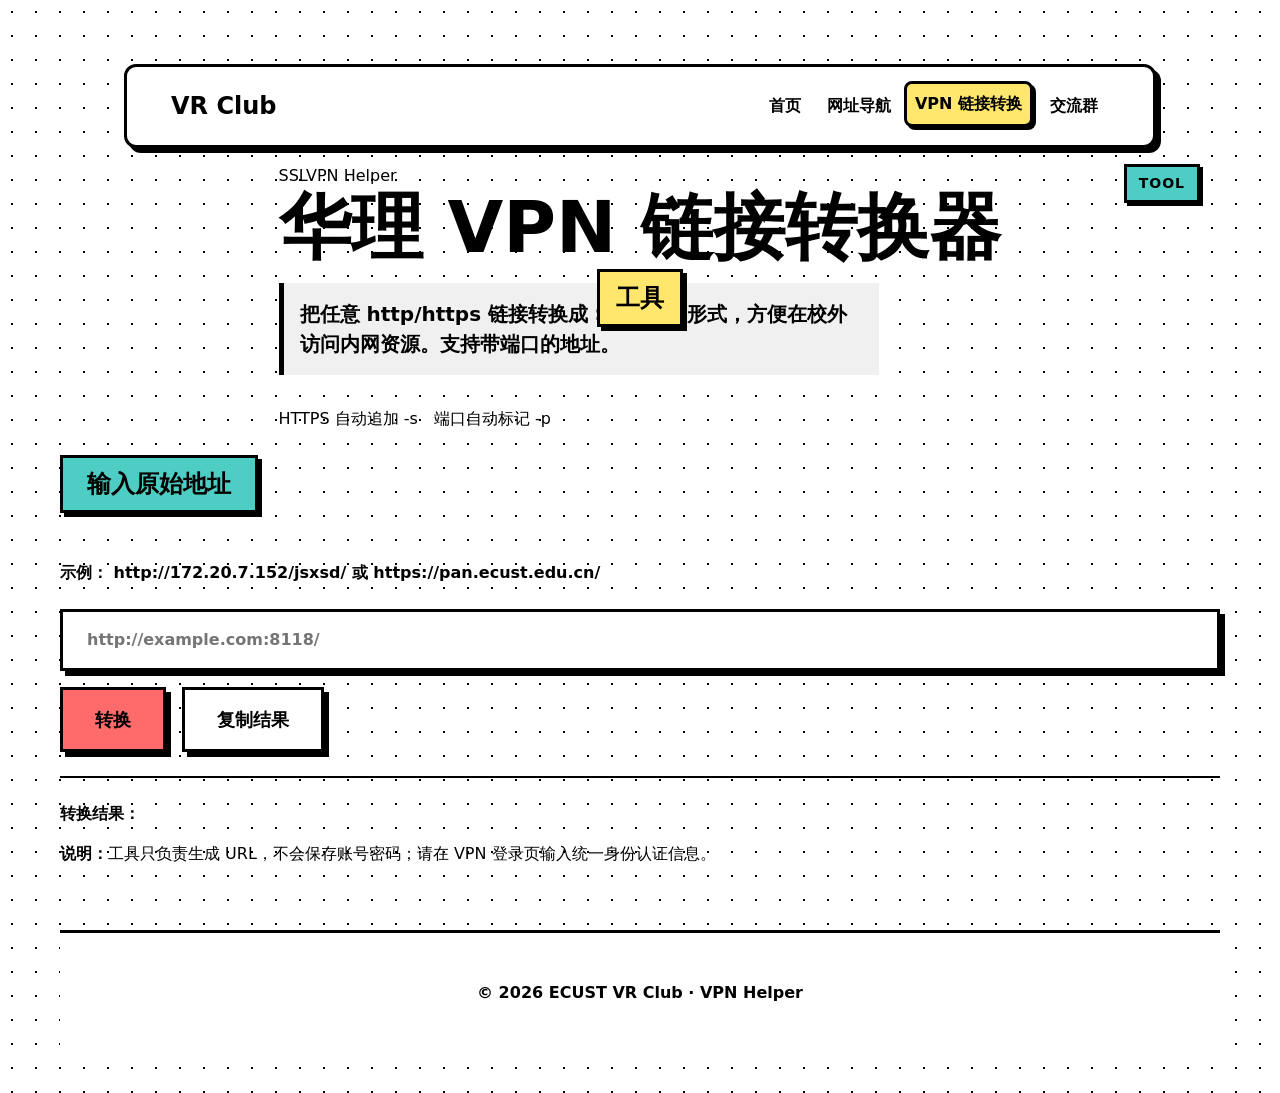
<file: vpn.html>
<!DOCTYPE html>
<html lang="zh-CN">
<head>
    <meta charset="UTF-8">
    <meta name="viewport" content="width=device-width, initial-scale=1.0">
    <title>VPN 链接转换器</title>
    <link rel="stylesheet" href="https://mirrors.sustech.edu.cn/cdnjs/ajax/libs/bootstrap/5.2.3/css/bootstrap.min.css">
    <link rel="stylesheet" href="css/brutal.css">
    <link rel="stylesheet" href="css/decorations.css">
</head>
<body>
    <div class="container nb-shell">
        <nav class="navbar navbar-expand-lg navbar-light nb-nav">
            <div class="container-fluid">
                <a class="navbar-brand" href="/">VR Club</a>
                <button class="navbar-toggler" type="button" data-bs-toggle="collapse" data-bs-target="#navbarNav" aria-controls="navbarNav" aria-expanded="false" aria-label="切换导航">
                    <span class="navbar-toggler-icon"></span>
                </button>
                <div class="collapse navbar-collapse" id="navbarNav">
                    <ul class="navbar-nav ms-auto gap-1">
                        <li class="nav-item"><a class="nav-link" href="index.html">首页</a></li>
                        <li class="nav-item"><a class="nav-link" href="dh.html">网址导航</a></li>
                        <li class="nav-item"><a class="nav-link active" href="vpn.html">VPN 链接转换</a></li>
                        <li class="nav-item"><a class="nav-link" href="qq-groups.html">交流群</a></li>
                    </ul>
                </div>
            </div>
        </nav>

        <div class="nb-hero mb-4">
            <div class="nb-sticker-tag teal nb-wiggle" style="position: absolute; top: 0; right: 20px;">TOOL</div>
            <div class="position-relative" style="z-index:2;">
                <span class="nb-badge">SSLVPN Helper</span>
                <h1>华理 VPN 链接转换器</h1>
                <p>把任意 http/https 链接转换成 SSLVPN 形式，方便在校外访问内网资源。支持带端口的地址。</p>
                <div class="d-flex flex-wrap gap-3">
                    <span class="nb-pill">HTTPS 自动追加 -s</span>
                    <span class="nb-pill">端口自动标记 -p</span>
                </div>
            </div>
            <div class="nb-sticker">工具</div>
        </div>

        <div class="nb-section">
            <span class="nb-title">输入原始地址</span>
            <div class="nb-form-card mt-3">
                <label for="inputUrl" class="form-label fw-bold">示例： http://172.20.7.152/jsxsd/ 或 https://pan.ecust.edu.cn/</label>
                <input type="text" id="inputUrl" class="nb-input" placeholder="http://example.com:8118/" />
                <div class="d-flex gap-3 mt-3 flex-wrap">
                    <button class="nb-btn primary" onclick="convertUrl()">转换</button>
                    <button class="nb-btn secondary" onclick="copyResult()">复制结果</button>
                </div>
                <div class="nb-divider"></div>
                <p class="fw-bold mb-1">转换结果：</p>
                <p id="convertedUrl" class="mb-0 nb-ghost"></p>
            </div>
            <p class="mt-3 mb-0"><strong>说明：</strong>工具只负责生成 URL，不会保存账号密码；请在 VPN 登录页输入统一身份认证信息。</p>
        </div>

        <div class="nb-foot" id="footer"></div>
    </div>

    <script>
        function convertUrl() {
            const inputUrl = document.getElementById("inputUrl").value.trim();
            let convertedUrl = "https://";
            if (!inputUrl) {
                convertedUrl = "请输入有效的 URL";
            } else {
                const match = inputUrl.match(/^(https?:\/\/)?([^\/]+)(\/.*)?$/);
                if (match) {
                    const isHttps = match[1] === "https://";
                    const domain = match[2].replace(/[.:\/]/g, "-");
                    let path = match[3] || "/";
                    const portMatch = inputUrl.match(/:(\d+)\//);
                    const hasPort = !!portMatch;
                    if (!isHttps && hasPort) {
                        const port = portMatch[1];
                        path = path.replace(":" + port + "/", "-" + port + "-p");
                    }
                    convertedUrl += domain + (hasPort ? "-p" : "") + (isHttps ? "-s" : "") + ".sslvpn.ecust.edu.cn:8118" + path;
                } else {
                    convertedUrl = "请输入有效的 URL";
                }
            }
            const el = document.getElementById("convertedUrl");
            el.innerHTML = `<a href="${convertedUrl}" target="_blank">${convertedUrl}</a>`;
        }

        function copyResult() {
            const text = document.getElementById("convertedUrl").innerText;
            if (text) navigator.clipboard.writeText(text);
        }

        const year = new Date().getFullYear();
        const host = window.location.hostname;
        let footerContent = `© ${year} ECUST VR Club · VPN Helper`;
        if (host === 'www.ecustvr.top') {
            footerContent += ` · <a href="https://beian.miit.gov.cn/" target="_blank">苏ICP备2023000758号-2</a> · <a href="https://www.beian.gov.cn/portal/registerSystemInfo?recordcode=31012102000135" target="_blank">沪公网安备31012102000135号</a> · <a href="https://cloud.tencent.com/product/teo" target="_blank">CDN by Tencent EdgeOne</a>`;
        }
        document.getElementById('footer').innerHTML = footerContent;
    </script>
    <script src="https://mirrors.sustech.edu.cn/cdnjs/ajax/libs/popper.js/2.10.2/umd/popper.min.js"></script>
    <script src="https://mirrors.sustech.edu.cn/cdnjs/ajax/libs/bootstrap/5.2.3/js/bootstrap.min.js"></script>
</body>
</html>
</file>
<file: css/brutal.css>
:root {
  --ink: #000000;
  --paper: #ffffff;
  --primary: rgb(255, 107, 107);
  --accent-yellow: rgb(255, 230, 109);
  --accent-teal: rgb(78, 205, 196);
  --accent-pink: rgb(255, 144, 232);
  --border-width: 3px;
  --shadow-offset: 5px;
  --font-sans: "Public Sans", "Inter", system-ui, -apple-system, sans-serif;
  --font-mono: "JetBrains Mono", monospace;
  --transition: 150ms cubic-bezier(0.4, 0, 0.2, 1);
}

* {
  box-sizing: border-box;
  margin: 0;
  padding: 0;
}

body {
  font-family: var(--font-sans);
  background-color: var(--paper);
  /* Dot pattern background */
  background-image: radial-gradient(var(--ink) 1px, transparent 0);
  background-size: 24px 24px;
  color: var(--ink);
  line-height: 1.5;
  overflow-x: hidden;
}

.nb-shell {
  max-width: 1200px;
  margin: 0 auto;
  padding: 40px 20px;
}

/* Typography */
h1, h2, h3, h4 {
  font-weight: 900;
  text-transform: uppercase;
  line-height: 1.1;
}

h1 { font-size: clamp(2.5rem, 8vw, 4.5rem); margin-bottom: 1rem; }
h2 { font-size: 2.5rem; margin-bottom: 1.5rem; }

/* Components */
.nb-landing {
  height: 100vh;
  display: flex;
  flex-direction: column;
  overflow: hidden;
  width: 100vw;
  padding: 0 0 0.3rem;
}

.nb-nav {
  display: flex;
  justify-content: space-between;
  align-items: center;
  background: var(--paper);
  border: var(--border-width) solid var(--ink);
  padding: 1rem 2rem;
  margin: 1.5rem 4rem 1rem;
  border-radius: 12px;
  box-shadow: var(--shadow-offset) var(--shadow-offset) 0 var(--ink);
  flex-shrink: 0;
  z-index: 20;
}

.navbar-brand {
  font-size: 1.5rem;
  font-weight: 900;
  text-decoration: none;
  color: var(--ink);
}

.nav-link {
  font-weight: 800;
  text-decoration: none;
  color: var(--ink);
  padding: 0.5rem 0.3rem;
  border: var(--border-width) solid transparent;
  transition: var(--transition);
  border-radius: 8px;
}

.nav-link:hover, .nav-link.active {
  background: var(--accent-yellow);
  border-color: var(--ink);
  box-shadow: 3px 3px 0 var(--ink);
  transform: translate(-2px, -2px);
}

.nb-hero {
  flex-grow: 1;
  //background: var(--paper);
  padding: 0 4rem;
  position: relative;
  display: flex;
  flex-direction: row;
  justify-content: center;
  align-items: center;
  gap: 4rem;
  border: none;
  border-radius: 0;
  box-shadow: none;
  margin-bottom: 0;
}

.nb-hero-video {
  flex-shrink: 0;
}

.nb-hero-video video {
  width: clamp(280px, 30vw, 480px);
  height: auto;
  border: var(--border-width) solid var(--ink);
  box-shadow: var(--shadow-offset) var(--shadow-offset) 0 var(--ink);
}

.nb-hero-content {
  display: flex;
  flex-direction: column;
  align-items: flex-start;
}

.nb-hero h1 {
  position: relative;
  z-index: 2;
}

.nb-hero p {
  font-size: 1.25rem;
  font-weight: 600;
  max-width: 600px;
  margin-bottom: 2rem;
  background: #f0f0f0;
  padding: 1rem;
  border-left: 5px solid var(--ink);
}

.nb-btn {
  display: inline-block;
  padding: 1rem 2rem;
  font-size: 1.125rem;
  font-weight: 900;
  text-decoration: none;
  color: var(--ink);
  background: var(--paper);
  border: var(--border-width) solid var(--ink);
  box-shadow: var(--shadow-offset) var(--shadow-offset) 0 var(--ink);
  transition: var(--transition);
  cursor: pointer;
}

.nb-btn.primary { background: var(--primary); }
.nb-btn.secondary { background: var(--paper); }
.nb-btn:active {
  transform: translate(2px, 2px);
  box-shadow: 2px 2px 0 var(--ink);
}

.nb-section {
  margin-bottom: 4rem;
}

.nb-title {
  display: inline-block;
  font-size: 1.5rem;
  font-weight: 900;
  background: var(--accent-teal);
  padding: 0.5rem 1.5rem;
  border: var(--border-width) solid var(--ink);
  box-shadow: 4px 4px 0 var(--ink);
  margin-bottom: 2rem;
}

.nb-grid {
  display: grid;
  grid-template-columns: repeat(auto-fit, minmax(300px, 1fr));
  gap: 2rem;
  align-items: start;
}

.nb-grid-equal-height {
  grid-auto-rows: 1fr;
  grid-auto-flow: unset;
  align-items: stretch;
}

.nb-card {
  background: var(--paper);
  border: var(--border-width) solid var(--ink);
  padding: 2rem;
  box-shadow: var(--shadow-offset) var(--shadow-offset) 0 var(--ink);
  transition: var(--transition);
}

/* .nb-card:hover {
//  transform: translate(-4px, -4px);
//  box-shadow: 10px 10px 0 var(--ink);
}
*/

.nb-chip {
  display: inline-block;
  padding: 0.25rem 0.75rem;
  font-size: 0.875rem;
  font-weight: 900;
  border: 2px solid var(--ink);
  border-radius: 4px;
  margin-bottom: 1rem;
}

.nb-chip-pink { background: var(--primary); }
.nb-chip-yellow { background: var(--accent-yellow); }
.nb-chip-blue { background: var(--accent-teal); }
.nb-chip-green { background: var(--accent-pink); }

/* Stickers and Decorative Elements */
.nb-hero h1 span {
  display: inline-block;
  transform: rotate(-2deg);
  background: var(--accent-yellow);
  padding: 0 10px;
  border: var(--border-width) solid var(--ink);
  box-shadow: 4px 4px 0 var(--ink);
}

.nb-sticker {
  position: absolute;
  padding: 0.5rem 1rem;
  font-size: 1.5rem;
  font-weight: 900;
  border: var(--border-width) solid var(--ink);
  background: var(--accent-yellow);
  box-shadow: 4px 4px 0 var(--ink);
  z-index: 3;
}

.sticker-1 { 
  top: 10px; 
  left: -20px; 
  transform: rotate(-15deg); 
  background: var(--accent-yellow); 
}

.sticker-2 { 
  bottom: 2rem;
  right: 20px; 
  transform: rotate(10deg); 
  background: var(--accent-pink);
  border-radius: 50%;
  width: 60px;
  height: 60px;
  display: flex;
  align-items: center;
  justify-content: center;
}

/* Specific button styles for the hero */
.nb-hero .nb-btn.primary {
  background: var(--primary);
}

/* Hover & Active States */
.nb-card, .nb-btn, .nb-nav, .nb-title, .nb-sticker {
  transition: transform 150ms ease, box-shadow 150ms ease;
}

.nb-card:hover {
  transform: translate(-4px, -4px) rotate(0.1deg);
  box-shadow: 12px 12px 0 var(--ink);
}

.nb-img {
  width: 100%;
  height: auto;
  border: var(--border-width) solid var(--ink);
  box-shadow: 4px 4px 0 var(--ink);
}

.nb-divider {
  height: 2px;
  background: var(--ink);
  margin: 1.5rem 0;
}

/* Input */
.nb-input {
  width: 100%;
  padding: 1rem 1.5rem;
  font-size: 1rem;
  font-weight: 600;
  font-family: var(--font-sans);
  border: var(--border-width) solid var(--ink);
  box-shadow: var(--shadow-offset) var(--shadow-offset) 0 var(--ink);
  outline: none;
  transition: var(--transition);
  margin-top: 1rem;
}

.nb-input:focus {
  box-shadow: 8px 8px 0 var(--ink);
  transform: translate(-2px, -2px);
}

/* Link List */
.nb-link-list {
  display: flex;
  flex-direction: column;
  gap: 1.5rem;
}

.nb-link-category {
  font-size: 1.5rem;
  font-weight: 900;
  background: var(--accent-teal);
  padding: 0.5rem 1rem;
  border: var(--border-width) solid var(--ink);
  box-shadow: 4px 4px 0 var(--ink);
  display: inline-block;
  width: fit-content;
  margin-top: 1rem;
}

.nb-link-group {
  display: flex;
  flex-wrap: wrap;
  gap: 1rem;
}

.nb-link-item {
  width: 280px;
}

.nb-link-item a {
  display: block;
  padding: 0.875rem 1rem;
  font-weight: 700;
  text-decoration: none;
  color: var(--ink);
  background: var(--paper);
  border: var(--border-width) solid var(--ink);
  box-shadow: 4px 4px 0 var(--ink);
  transition: var(--transition);
}

.nb-link-item a:hover {
  transform: translate(-2px, -2px);
  box-shadow: 6px 6px 0 var(--ink);
  background: var(--accent-yellow);
}

/* Filter Tags */
.nb-filter-tags {
  display: flex;
  flex-wrap: wrap;
  gap: 0.75rem;
  margin-top: 1rem;
}

.nb-filter-btn {
  padding: 0.5rem 1rem;
  font-size: 0.875rem;
  font-weight: 800;
  font-family: var(--font-sans);
  color: var(--ink);
  background: var(--paper);
  border: var(--border-width) solid var(--ink);
  box-shadow: 4px 4px 0 var(--ink);
  cursor: pointer;
  transition: var(--transition);
}

.nb-filter-btn:hover {
  transform: translate(-2px, -2px);
  box-shadow: 6px 6px 0 var(--ink);
}

.nb-filter-btn.active {
  background: var(--accent-teal);
}

/* Group Card */
.nb-group-card {
  display: flex;
  gap: 1rem;
  align-items: flex-start;
}

.nb-group-avatar {
  flex-shrink: 0;
}

.nb-group-avatar img {
  width: 60px;
  height: 60px;
  object-fit: cover;
  border: var(--border-width) solid var(--ink);
}

.nb-group-info {
  flex: 1;
  min-width: 0;
}

.nb-group-info h4 {
  font-size: 1rem;
  font-weight: 900;
  margin-bottom: 0.25rem;
}

.nb-group-id {
  font-size: 0.8rem;
  color: #666;
  margin-bottom: 0.5rem;
}

.nb-group-desc {
  font-size: 0.9rem;
  color: #444;
  margin-bottom: 0.5rem;
  display: -webkit-box;
  -webkit-line-clamp: 2;
  -webkit-box-orient: vertical;
  overflow: hidden;
}

.nb-group-meta {
  font-size: 0.8rem;
  color: #666;
  margin: 0;
}

.nb-group-actions {
  display: flex;
  flex-direction: column;
  gap: 0.5rem;
  flex-shrink: 0;
}

.nb-group-actions .nb-btn {
  padding: 0.5rem 1rem;
  font-size: 0.875rem;
}

/* Toast */
.nb-toast {
  position: fixed;
  bottom: 20px;
  left: 50%;
  transform: translateX(-50%) translateY(100px);
  background: var(--accent-teal);
  color: var(--ink);
  padding: 0.75rem 1.5rem;
  font-weight: 700;
  border: var(--border-width) solid var(--ink);
  box-shadow: 4px 4px 0 var(--ink);
  opacity: 0;
  transition: transform 0.3s ease, opacity 0.3s ease;
  z-index: 1000;
}

.nb-toast.show {
  transform: translateX(-50%) translateY(0);
  opacity: 1;
}

@media (max-width: 768px) {
  .nb-group-card {
    flex-direction: column;
    align-items: center;
    text-align: center;
  }
  .nb-group-actions {
    flex-direction: row;
  }
}

.nb-btn:hover {
  transform: translateY(-4px) rotate(-1deg);
  box-shadow: 10px 10px 0 var(--ink);
  color: var(--ink); /* 强制保持文字颜色为黑色 */
}

.nb-btn:active, .nb-card:active {
  transform: translate(2px, 2px);
  box-shadow: 2px 2px 0 var(--ink);
}

/* Showcase */
.nb-showcase-layout {
  display: flex;
  flex-direction: column;
  gap: 2rem;
}

.nb-featured-photo-grid {
  display: grid;
  grid-template-columns: 1fr;
  gap: 2rem;
}

.nb-photo-project {
  display: grid;
  grid-template-columns: minmax(0, 1fr) clamp(140px, 16vw, 200px);
  grid-template-areas:
    "copy qr"
    "gallery gallery";
  gap: 1.5rem;
  align-items: stretch;
  padding: 1.5rem;
}

.nb-photo-project-copy {
  grid-area: copy;
  display: flex;
  flex-direction: column;
  align-items: flex-start;
  gap: 0.25rem;
}

.nb-photo-project-copy p {
  margin-bottom: 1rem;
}

.nb-photo-project-copy .nb-btn {
  margin-top: auto;
}

.nb-photo-project-qr {
  grid-area: qr;
  display: flex;
  align-items: flex-start;
  justify-content: flex-end;
  align-self: start;
  padding-top: 1.75rem;
}

.nb-photo-project-qr .nb-photo-shot-cover {
  width: 100%;
  height: auto;
}

.nb-photo-gallery {
  grid-area: gallery;
  display: grid;
  gap: 0.9rem;
  min-width: 0;
}

.nb-photo-gallery-triple {
  grid-template-columns: repeat(2, minmax(0, 1fr));
  align-items: stretch;
}

.nb-photo-gallery-double {
  grid-template-columns: 1fr;
  align-items: stretch;
}

.nb-photo-shot {
  width: 100%;
  height: 100%;
  object-fit: contain;
  background: #f4f4f4;
  padding: 0.4rem;
}

.nb-photo-shot-cover {
  aspect-ratio: 1 / 1;
}

.nb-photo-shot-wide {
  aspect-ratio: 2 / 1;
}

.nb-compact-project-row {
  display: grid;
  grid-template-columns: repeat(3, minmax(0, 1fr));
  gap: 1.5rem;
}

.nb-compact-project-card {
  display: flex;
  flex-direction: column;
  height: 100%;
}

.nb-compact-project-card p {
  margin-bottom: 1rem;
}

.nb-compact-project-card .nb-btn,
.nb-compact-project-card .nb-pill {
  margin-top: auto;
  align-self: flex-start;
}

/* Marquee / Ribbon */
.nb-marquee {
  width: 150%;
  background: var(--primary);
  color: var(--paper);
  padding: 1rem 0 1rem;
  overflow: visible;
  white-space: nowrap;
  border-top: var(--border-width) solid var(--ink);
  border-bottom: var(--border-width) solid var(--ink);
  flex-shrink: 0;
  z-index: 10;
  position: relative;
  top: -10px;
  left: -10px;
  transform: rotate(-1deg);

}

.nb-marquee-content {
  display: inline-block;
  animation: marquee 30s linear infinite;
  font-size: 2rem;
  font-weight: 900;
  text-transform: uppercase;
  letter-spacing: 2px;
  transform: skewY(-10deg);
}

@keyframes marquee {
  from { transform: translateX(0); }
  to { transform: translateX(-50%); }
}

.nb-foot {
  text-align: center;
  padding: 3rem;
  font-weight: 800;
  border-top: var(--border-width) solid var(--ink);
  background: var(--paper);
  margin-top: 4rem;
}

@media (max-width: 768px) {
  .nb-nav { 
    padding: 1rem; 
    margin: 1rem;
    flex-direction: column;
    gap: 1rem;
  }
  .nb-hero { 
    padding: 0 2rem; 
    flex-direction: column;
    gap: 2rem;
  }
  .nb-hero-video video {
    width: 100%;
    max-width: 300px;
  }
  .nb-grid { grid-template-columns: 1fr; }
  .nb-featured-photo-grid,
  .nb-compact-project-row {
    grid-template-columns: 1fr;
  }
  .nb-photo-project {
    grid-template-columns: 1fr;
    grid-template-areas:
      "copy"
      "qr"
      "gallery";
  }
  .nb-photo-gallery-triple,
  .nb-photo-gallery-double {
    grid-template-columns: 1fr;
  }
}
</file>
<file: css/decorations.css>
/**
 * Decorations.css - Neo-Brutalism 装饰性元素集合
 * 用于为页面添加各种装饰性视觉元素
 */

/* ========================================
   基础贴纸样式
   ======================================== */
.nb-sticker {
  position: absolute;
  padding: 0.5rem 1rem;
  font-size: 1.5rem;
  font-weight: 900;
  border: var(--border-width) solid var(--ink);
  background: var(--accent-yellow);
  box-shadow: 4px 4px 0 var(--ink);
  z-index: 3;
  user-select: none;
}

/* 贴纸位置变体 */
.sticker-1 { 
  top: 10px; 
  left: -20px; 
  transform: rotate(-15deg); 
  background: var(--accent-yellow); 
}

.sticker-2 { 
  bottom: 2rem;
  right: 20px; 
  transform: rotate(10deg); 
  background: var(--accent-pink);
  border-radius: 50%;
  width: 60px;
  height: 60px;
  display: flex;
  align-items: center;
  justify-content: center;
}

.sticker-3 {
  top: 50%;
  right: -15px;
  transform: rotate(5deg);
  background: var(--accent-teal);
}

.sticker-4 {
  bottom: 10px;
  left: 30px;
  transform: rotate(-8deg);
  background: var(--primary);
}

/* ========================================
   圆形贴纸
   ======================================== */
.nb-sticker-circle {
  position: absolute;
  width: 50px;
  height: 50px;
  border-radius: 50%;
  border: var(--border-width) solid var(--ink);
  box-shadow: 4px 4px 0 var(--ink);
  display: flex;
  align-items: center;
  justify-content: center;
  font-size: 1.25rem;
  font-weight: 900;
  z-index: 3;
  user-select: none;
}

.nb-sticker-circle.small { width: 40px; height: 40px; font-size: 1rem; }
.nb-sticker-circle.large { width: 70px; height: 70px; font-size: 1.75rem; }

.nb-sticker-circle.yellow { background: var(--accent-yellow); }
.nb-sticker-circle.pink { background: var(--accent-pink); }
.nb-sticker-circle.teal { background: var(--accent-teal); }
.nb-sticker-circle.red { background: var(--primary); }

/* ========================================
   方形标签
   ======================================== */
.nb-sticker-tag {
  position: absolute;
  padding: 0.375rem 0.75rem;
  font-size: 0.875rem;
  font-weight: 900;
  text-transform: uppercase;
  letter-spacing: 1px;
  border: var(--border-width) solid var(--ink);
  box-shadow: 3px 3px 0 var(--ink);
  z-index: 3;
  user-select: none;
}

.nb-sticker-tag.yellow { background: var(--accent-yellow); }
.nb-sticker-tag.pink { background: var(--accent-pink); }
.nb-sticker-tag.teal { background: var(--accent-teal); }
.nb-sticker-tag.red { background: var(--primary); }

/* ========================================
   装饰性条纹
   ======================================== */
.nb-stripe {
  position: absolute;
  height: 8px;
  background: repeating-linear-gradient(
    90deg,
    var(--ink) 0px,
    var(--ink) 10px,
    var(--accent-yellow) 10px,
    var(--accent-yellow) 20px
  );
  border: 2px solid var(--ink);
  z-index: 2;
}

.nb-stripe.horizontal { width: 100px; }
.nb-stripe.vertical { 
  width: 8px; 
  height: 100px;
  background: repeating-linear-gradient(
    0deg,
    var(--ink) 0px,
    var(--ink) 10px,
    var(--accent-yellow) 10px,
    var(--accent-yellow) 20px
  );
}

/* ========================================
   装饰性圆点
   ======================================== */
.nb-dot {
  position: absolute;
  width: 12px;
  height: 12px;
  border-radius: 50%;
  background: var(--ink);
  z-index: 2;
}

.nb-dot.small { width: 8px; height: 8px; }
.nb-dot.large { width: 20px; height: 20px; }

.nb-dot.yellow { background: var(--accent-yellow); border: 2px solid var(--ink); }
.nb-dot.pink { background: var(--accent-pink); border: 2px solid var(--ink); }
.nb-dot.teal { background: var(--accent-teal); border: 2px solid var(--ink); }
.nb-dot.red { background: var(--primary); border: 2px solid var(--ink); }

/* 圆点组 */
.nb-dots {
  position: absolute;
  display: flex;
  gap: 6px;
  z-index: 2;
}

.nb-dots.vertical { flex-direction: column; }

/* ========================================
   装饰性十字
   ======================================== */
.nb-cross {
  position: absolute;
  width: 24px;
  height: 24px;
  z-index: 2;
}

.nb-cross::before,
.nb-cross::after {
  content: '';
  position: absolute;
  background: var(--ink);
}

.nb-cross::before {
  width: 100%;
  height: 4px;
  top: 50%;
  transform: translateY(-50%);
}

.nb-cross::after {
  width: 4px;
  height: 100%;
  left: 50%;
  transform: translateX(-50%);
}

.nb-cross.small { width: 16px; height: 16px; }
.nb-cross.large { width: 36px; height: 36px; }

/* ========================================
   装饰性箭头
   ======================================== */
.nb-arrow {
  position: absolute;
  font-size: 2rem;
  font-weight: 900;
  color: var(--ink);
  z-index: 2;
  user-select: none;
}

.nb-arrow.up::after { content: '↑'; }
.nb-arrow.down::after { content: '↓'; }
.nb-arrow.left::after { content: '←'; }
.nb-arrow.right::after { content: '→'; }

/* ========================================
   装饰性波浪线
   ======================================== */
.nb-wave {
  position: absolute;
  width: 100px;
  height: 20px;
  background: url("data:image/svg+xml,%3Csvg xmlns='http://www.w3.org/2000/svg' viewBox='0 0 100 20'%3E%3Cpath d='M0 10 Q 12.5 0, 25 10 T 50 10 T 75 10 T 100 10' fill='none' stroke='%23000' stroke-width='3'/%3E%3C/svg%3E") repeat-x;
  z-index: 2;
}

/* ========================================
   装饰性星星
   ======================================== */
.nb-star {
  position: absolute;
  font-size: 1.5rem;
  z-index: 2;
  user-select: none;
}

.nb-star::after { content: '★'; }
.nb-star.outline::after { content: '☆'; }
.nb-star.small { font-size: 1rem; }
.nb-star.large { font-size: 2.5rem; }

.nb-star.yellow { color: var(--accent-yellow); -webkit-text-stroke: 1px var(--ink); }
.nb-star.pink { color: var(--accent-pink); -webkit-text-stroke: 1px var(--ink); }
.nb-star.teal { color: var(--accent-teal); -webkit-text-stroke: 1px var(--ink); }

/* ========================================
   装饰性闪电
   ======================================== */
.nb-bolt {
  position: absolute;
  font-size: 2rem;
  z-index: 2;
  user-select: none;
}

.nb-bolt::after { content: '⚡'; }
.nb-bolt.small { font-size: 1.25rem; }
.nb-bolt.large { font-size: 3rem; }

/* ========================================
   装饰性角标
   ======================================== */
.nb-corner {
  position: absolute;
  width: 0;
  height: 0;
  z-index: 2;
}

.nb-corner.top-left {
  top: 0;
  left: 0;
  border-top: 40px solid var(--accent-yellow);
  border-right: 40px solid transparent;
}

.nb-corner.top-right {
  top: 0;
  right: 0;
  border-top: 40px solid var(--accent-yellow);
  border-left: 40px solid transparent;
}

.nb-corner.bottom-left {
  bottom: 0;
  left: 0;
  border-bottom: 40px solid var(--accent-yellow);
  border-right: 40px solid transparent;
}

.nb-corner.bottom-right {
  bottom: 0;
  right: 0;
  border-bottom: 40px solid var(--accent-yellow);
  border-left: 40px solid transparent;
}

/* ========================================
   动画效果
   ======================================== */
.nb-float {
  animation: nb-float 3s ease-in-out infinite;
}

@keyframes nb-float {
  0%, 100% { transform: translateY(0); }
  50% { transform: translateY(-10px); }
}

.nb-pulse {
  animation: nb-pulse 2s ease-in-out infinite;
}

@keyframes nb-pulse {
  0%, 100% { transform: scale(1); }
  50% { transform: scale(1.1); }
}

.nb-wiggle {
  animation: nb-wiggle 1s ease-in-out infinite;
}

@keyframes nb-wiggle {
  0%, 100% { transform: rotate(-5deg); }
  50% { transform: rotate(5deg); }
}

.nb-spin {
  animation: nb-spin 4s linear infinite;
}

@keyframes nb-spin {
  from { transform: rotate(0deg); }
  to { transform: rotate(360deg); }
}
</file>
